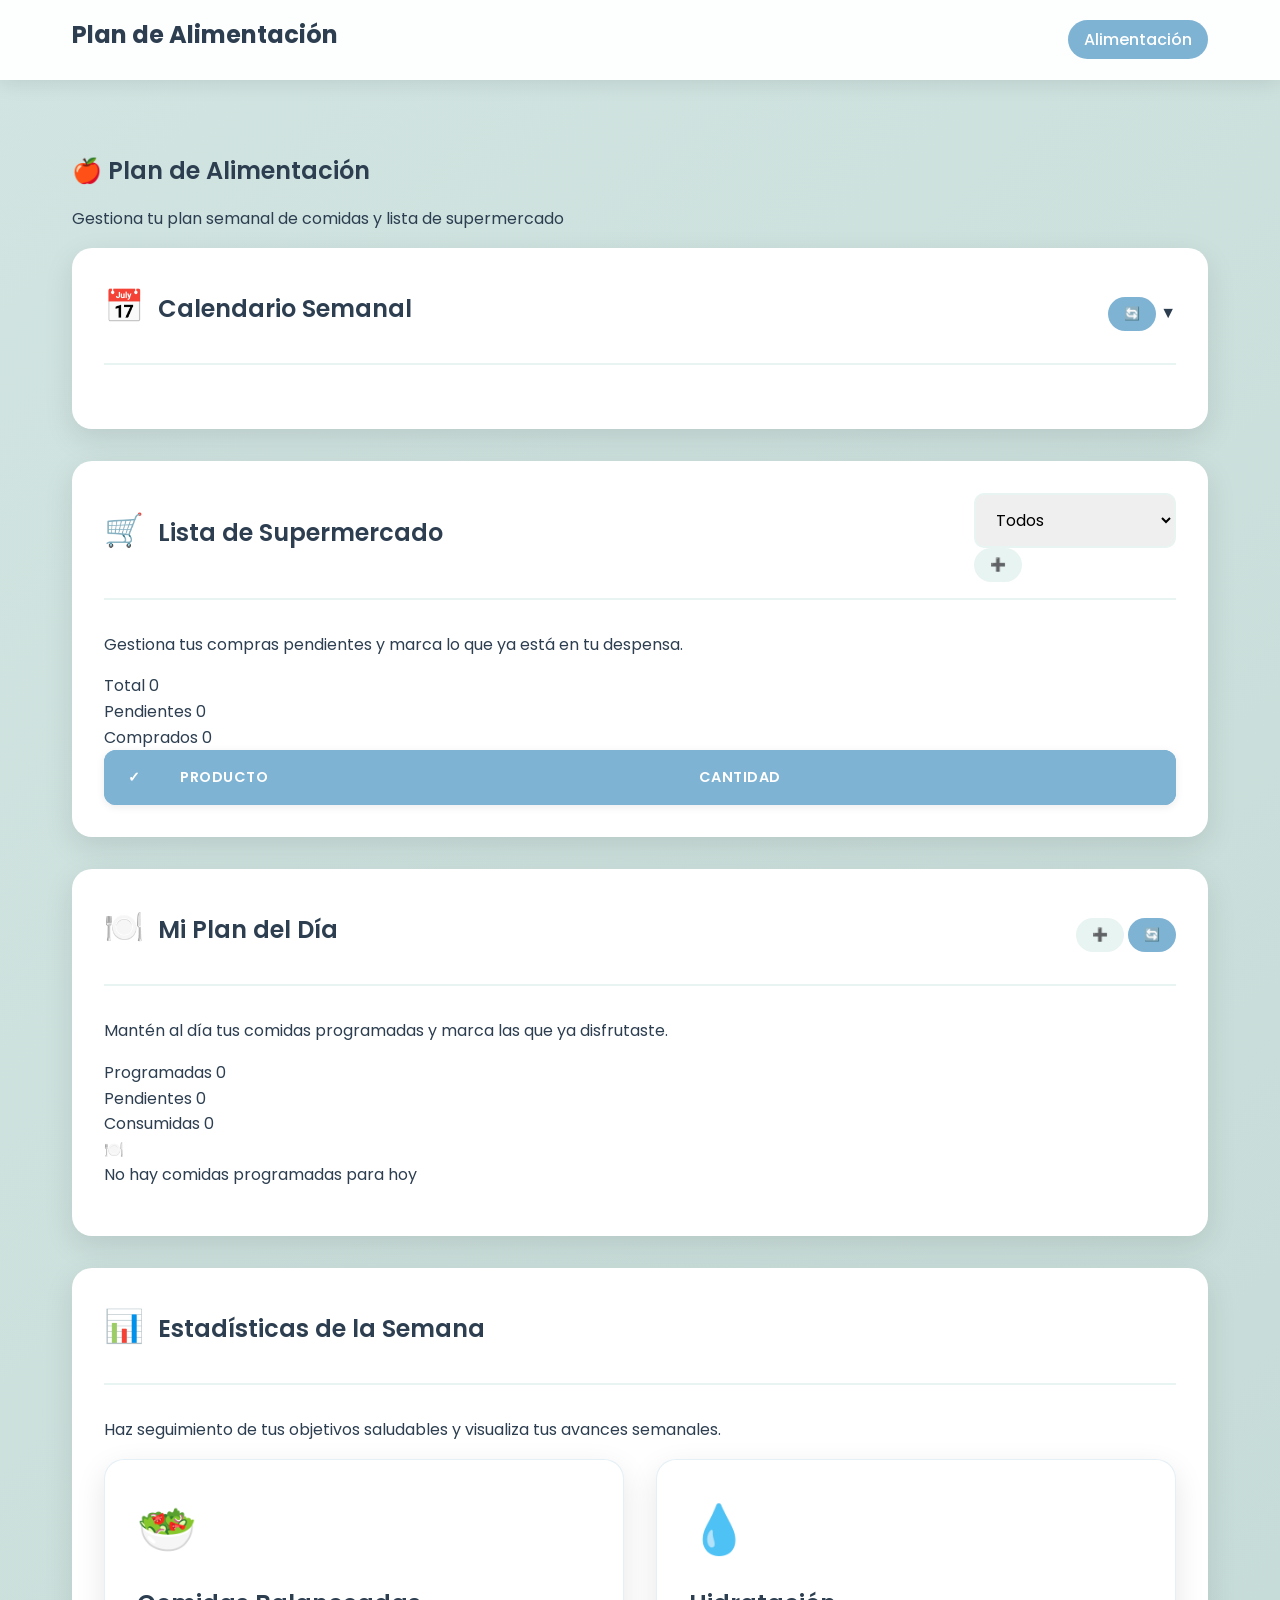
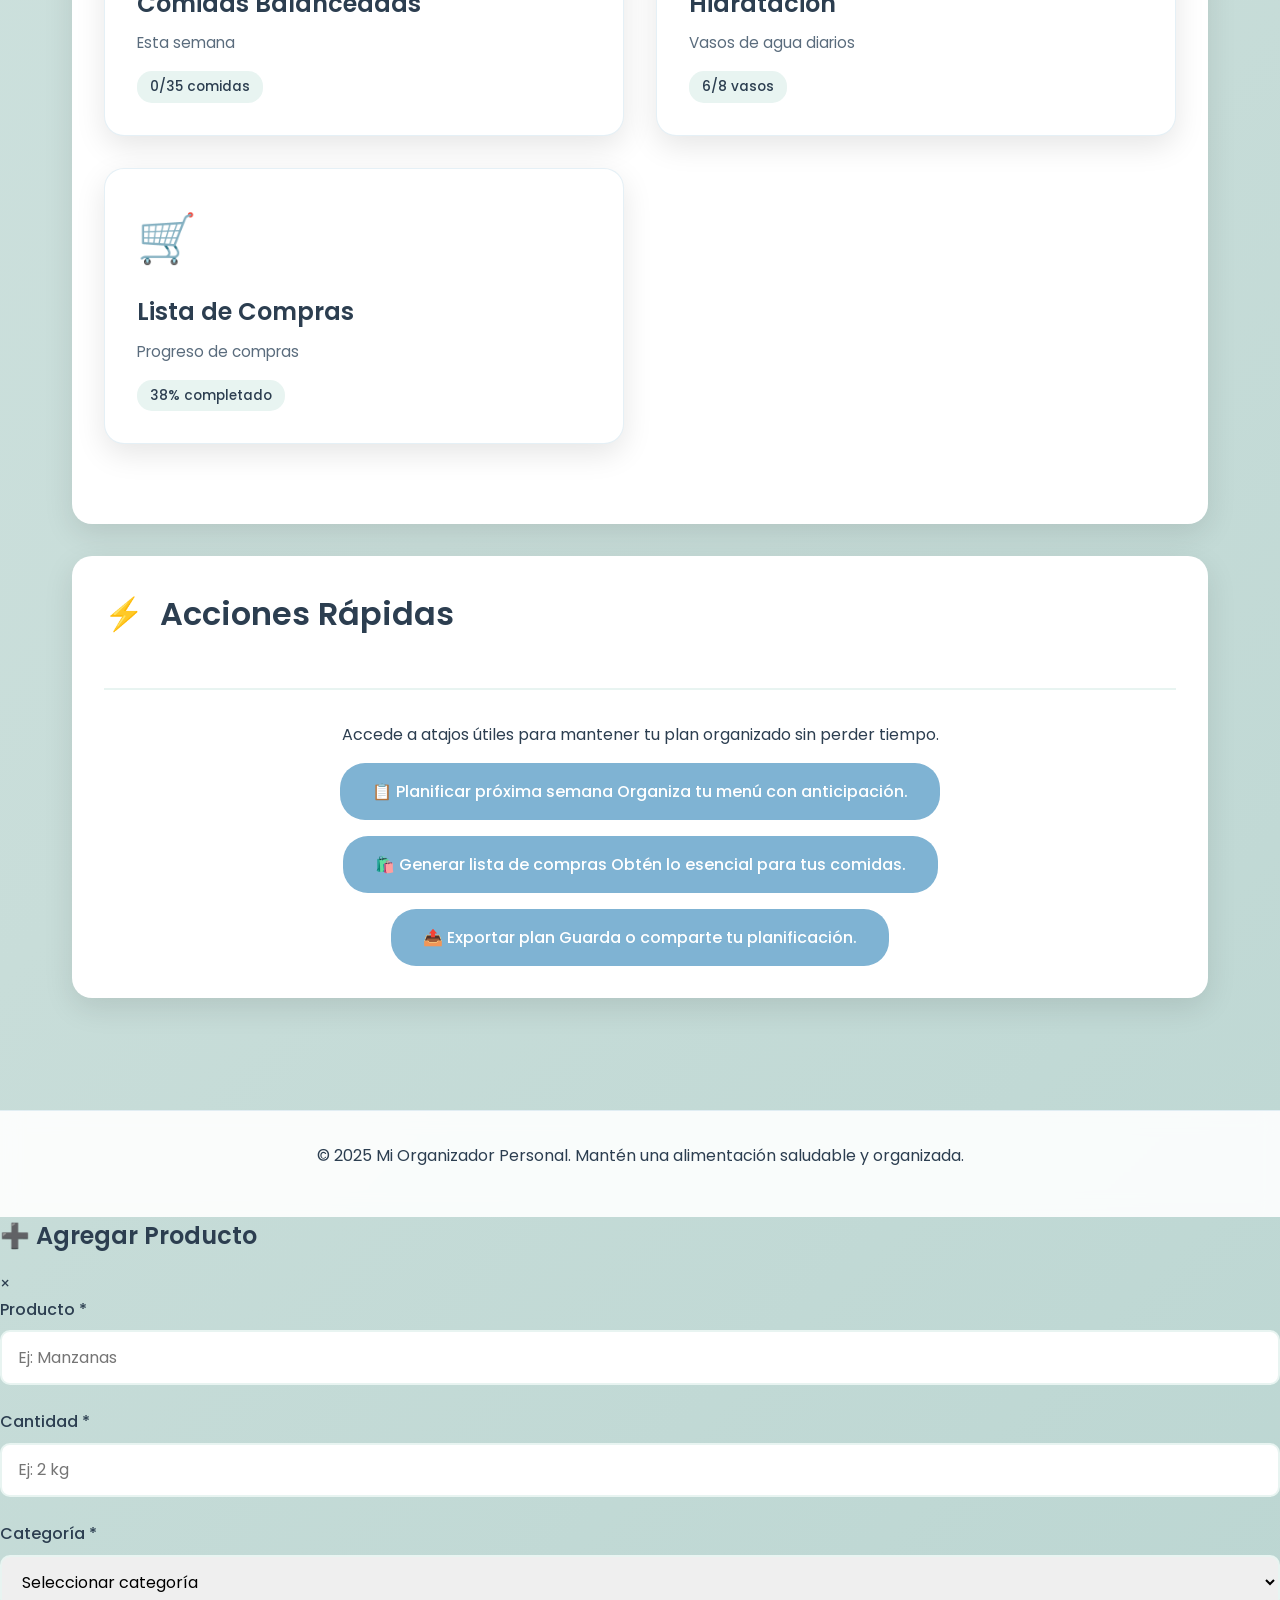
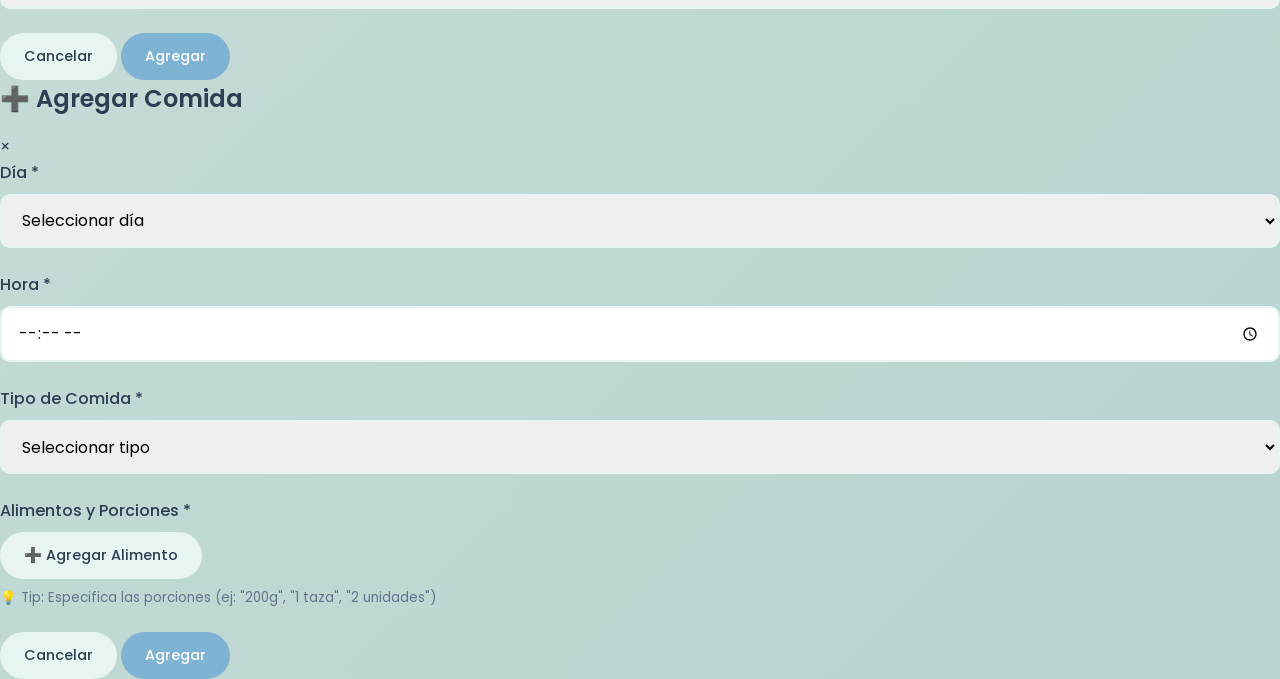
<file: index.html>
<!DOCTYPE html>
<html lang="es">
<head>
    <meta charset="UTF-8">
    <meta name="viewport" content="width=device-width, initial-scale=1.0">
    <title>Plan de Alimentación - Mi Organizador Personal</title>
    <link rel="stylesheet" href="./css/style.css?v=12">
    <link href="https://fonts.googleapis.com/css2?family=Poppins:wght@300;400;500;600;700&display=swap" rel="stylesheet">
    <script src="https://accounts.google.com/gsi/client" async defer></script>
</head>
<body>
    <!-- Navigation Header -->
    <nav class="navbar">
        <div class="nav-container">
            <h1 class="nav-title" style="margin-bottom: 10px; " >Plan de Alimentación</h1>
            <ul class="nav-links">
                <li><a href="./" class="nav-link active" data-icon="🍎">Alimentación</a></li>
            </ul>
        </div>
    </nav>

    <!-- Main Content -->
    <main class="page-content">
        <div class="container">
            <!-- Hero Section -->
            <section class="hero-section">
                <div class="hero-banner">
                    <div class="hero-heading">
                        <h1 class="hero-title">🍎 Plan de Alimentación</h1>
                        <p class="hero-subtitle">Gestiona tu plan semanal de comidas y lista de supermercado</p>
                    </div>
                </div>
            </section>

            <!-- Calendario Semanal de Comidas -->
            <section class="section">
                <div class="section-header section-header-collapsible" onclick="toggleWeeklyCalendar(event)">
                    <h2><span class="section-icon">📅</span> Calendario Semanal</h2>
                    <div>
                        <button class="btn btn-small" onclick="event.stopPropagation(); refreshMealsData()">🔄</button>
                        <span class="collapse-icon" id="calendar-collapse-icon">▼</span>
                    </div>
                </div>
                <div class="section-body section-body-collapsible" id="weekly-calendar-body" style="display: none;">
                    <p class="section-description">Visualiza tu menú de la semana y mantén presente qué toca cada día.</p>
                    <div class="collapsible-content" id="weekly-calendar-content">
                        <div class="table-container">
                            <div id="tabla-comidas">
                                <div class="loading">
                                    <div class="spinner"></div>
                                    <span>Cargando plan de comidas...</span>
                                </div>
                            </div>
                        </div>
                    </div>
                </div>
            </section>

            <!-- Lista de Supermercado -->
            <section class="section">
                <div class="section-header">
                    <h2><span class="section-icon">🛒</span> Lista de Supermercado</h2>
                    <div>
                        <select id="filter-status" onchange="filterShoppingList()" class="filter-select">
                            <option value="all">Todos</option>
                            <option value="pending">Pendientes</option>
                            <option value="bought">Comprados</option>
                        </select>
                        <button class="btn btn-small btn-secondary" onclick="addNewItem()">➕</button>
                    </div>
                </div>
                <div class="section-body">
                    <p class="section-description">Gestiona tus compras pendientes y marca lo que ya está en tu despensa.</p>
                    <div class="section-metrics" id="shopping-overview">
                        <div class="metric-card">
                            <span class="metric-label">Total</span>
                            <span class="metric-value" id="shopping-total">--</span>
                        </div>
                        <div class="metric-card">
                            <span class="metric-label">Pendientes</span>
                            <span class="metric-value" id="shopping-pending">--</span>
                        </div>
                        <div class="metric-card">
                            <span class="metric-label">Comprados</span>
                            <span class="metric-value" id="shopping-bought">--</span>
                        </div>
                    </div>
                    <div id="lista-supermercado">
                        <div class="loading">
                            <div class="spinner"></div>
                            <span>Cargando lista de supermercado...</span>
                        </div>
                    </div>
                </div>
            </section>

            <!-- Plan del Día -->
            <section class="section">
                <div class="section-header">
                    <h2><span class="section-icon">🍽️</span> Mi Plan del Día</h2>
                    <div>
                        <button class="btn btn-small btn-secondary" onclick="openAddMealModal()">➕</button>
                        <button class="btn btn-small" onclick="refreshDailyPlan()">🔄</button>
                    </div>
                </div>
                <div class="section-body">
                    <p class="section-description">Mantén al día tus comidas programadas y marca las que ya disfrutaste.</p>
                    <div class="section-metrics" id="daily-overview">
                        <div class="metric-card">
                            <span class="metric-label">Programadas</span>
                            <span class="metric-value" id="daily-total-meals">--</span>
                        </div>
                        <div class="metric-card">
                            <span class="metric-label">Pendientes</span>
                            <span class="metric-value" id="daily-pending-meals">--</span>
                        </div>
                        <div class="metric-card">
                            <span class="metric-label">Consumidas</span>
                            <span class="metric-value" id="daily-consumed-meals">--</span>
                        </div>
                    </div>
                    <div id="plan-del-dia">
                        <div class="loading">
                            <div class="spinner"></div>
                            <span>Cargando plan del día...</span>
                        </div>
                    </div>
                </div>
            </section>

            <!-- Estadísticas Nutricionales -->
            <section class="section">
                <div class="section-header">
                    <h2><span class="section-icon">📊</span> Estadísticas de la Semana</h2>
                </div>
                <div class="section-body">
                    <p class="section-description">Haz seguimiento de tus objetivos saludables y visualiza tus avances semanales.</p>
                    <div class="cards-grid" id="nutrition-stats">
                        <div class="summary-card">
                            <div class="card-icon">🥗</div>
                            <div class="card-content">
                                <h3 class="card-title">Comidas Balanceadas</h3>
                                <p class="card-description">Esta semana</p>
                                <div class="card-stats">
                                    <span class="stat" id="balanced-meals">0/21 comidas</span>
                                </div>
                            </div>
                        </div>
                        <div class="summary-card">
                            <div class="card-icon">💧</div>
                            <div class="card-content">
                                <h3 class="card-title">Hidratación</h3>
                                <p class="card-description">Vasos de agua diarios</p>
                                <div class="card-stats">
                                    <span class="stat" id="water-intake">0/8 vasos</span>
                                </div>
                            </div>
                        </div>
                        <div class="summary-card">
                            <div class="card-icon">🛒</div>
                            <div class="card-content">
                                <h3 class="card-title">Lista de Compras</h3>
                                <p class="card-description">Progreso de compras</p>
                                <div class="card-stats">
                                    <span class="stat" id="shopping-progress">0% completado</span>
                                </div>
                            </div>
                        </div>
                    </div>
                </div>
            </section>

            <!-- Quick Actions -->
            <section class="section quick-actions quick-actions-section">
                <div class="section-header">
                    <h2 class="section-title"><span class="section-icon">⚡</span> Acciones Rápidas</h2>
                </div>
                <div class="section-body">
                    <p class="section-description">Accede a atajos útiles para mantener tu plan organizado sin perder tiempo.</p>
                    <div class="actions-grid quick-actions-grid">
                        <button type="button" class="action-btn quick-action-card" onclick="planNextWeek()">
                            <span class="quick-action-icon">📋</span>
                            <span class="quick-action-text">Planificar próxima semana</span>
                            <span class="quick-action-subtitle">Organiza tu menú con anticipación.</span>
                        </button>
                        <button type="button" class="action-btn quick-action-card" onclick="generateShoppingList()">
                            <span class="quick-action-icon">🛍️</span>
                            <span class="quick-action-text">Generar lista de compras</span>
                            <span class="quick-action-subtitle">Obtén lo esencial para tus comidas.</span>
                        </button>
                        <button type="button" class="action-btn quick-action-card" onclick="exportMealPlan()">
                            <span class="quick-action-icon">📤</span>
                            <span class="quick-action-text">Exportar plan</span>
                            <span class="quick-action-subtitle">Guarda o comparte tu planificación.</span>
                        </button>
                    </div>
                </div>
            </section>
        </div>
    </main>

    <!-- Footer -->
    <footer class="footer">
        <div class="container">
            <p>&copy; 2025 Mi Organizador Personal. Mantén una alimentación saludable y organizada.</p>
        </div>
    </footer>

    <!-- Modal para agregar nuevo producto -->
    <div id="addProductModal" class="modal">
        <div class="modal-content">
            <div class="modal-header">
                <h2>➕ Agregar Producto</h2>
                <span class="close-modal" onclick="closeAddModal()">&times;</span>
            </div>
            <div class="modal-body">
                <form id="addProductForm">
                    <div class="form-group">
                        <label for="productName">Producto *</label>
                        <input type="text" id="productName" required placeholder="Ej: Manzanas">
                    </div>
                    <div class="form-group">
                        <label for="productQuantity">Cantidad *</label>
                        <input type="text" id="productQuantity" required placeholder="Ej: 2 kg">
                    </div>
                    <div class="form-group">
                        <label for="productCategory">Categoría *</label>
                        <select id="productCategory" required>
                            <option value="">Seleccionar categoría</option>
                            <option value="alimentos">Alimentos</option>
                            <option value="limpieza">Limpieza</option>
                            <option value="hogar">Hogar</option>
                            <option value="farmacos">Fármacos</option>
                        </select>
                    </div>
                    <div class="modal-footer">
                        <button type="button" class="btn btn-secondary" onclick="closeAddModal()">Cancelar</button>
                        <button type="submit" class="btn btn-primary">Agregar</button>
                    </div>
                </form>
            </div>
        </div>
    </div>

    <!-- Modal para agregar/editar comida -->
    <div id="addMealModal" class="modal">
        <div class="modal-content">
            <div class="modal-header">
                <h2 id="mealModalTitle">➕ Agregar Comida</h2>
                <span class="close-modal" onclick="closeMealModal()">&times;</span>
            </div>
            <div class="modal-body">
                <form id="addMealForm">
                    <input type="hidden" id="mealRowIndex" value="">
                    
                    <div class="form-group">
                        <label for="mealDay">Día *</label>
                        <select id="mealDay" required>
                            <option value="">Seleccionar día</option>
                            <option value="Lunes">Lunes</option>
                            <option value="Martes">Martes</option>
                            <option value="Miércoles">Miércoles</option>
                            <option value="Jueves">Jueves</option>
                            <option value="Viernes">Viernes</option>
                            <option value="Sábado">Sábado</option>
                            <option value="Domingo">Domingo</option>
                        </select>
                    </div>
                    
                    <div class="form-group">
                        <label for="mealTime">Hora *</label>
                        <input type="time" id="mealTime" required>
                    </div>
                    
                    <div class="form-group">
                        <label for="mealType">Tipo de Comida *</label>
                        <select id="mealType" required>
                            <option value="">Seleccionar tipo</option>
                            <option value="Desayuno">🥐 Desayuno</option>
                            <option value="Media Mañana">🍎 Media Mañana</option>
                            <option value="Almuerzo">🍽️ Almuerzo</option>
                            <option value="Merienda">☕ Merienda</option>
                            <option value="Cena">🌙 Cena</option>
                            <option value="Colación">🥤 Colación</option>
                        </select>
                    </div>
                    
                    <div class="form-group">
                        <label for="mealFoods">Alimentos y Porciones *</label>
                        <div id="foodsList" class="foods-list">
                            <!-- Los alimentos se agregarán aquí dinámicamente -->
                        </div>
                        <button type="button" class="btn btn-secondary btn-add-food" onclick="addFoodField()">
                            ➕ Agregar Alimento
                        </button>
                        <small style="color: #64748b; display: block; margin-top: 0.5rem;">
                            💡 Tip: Especifica las porciones (ej: "200g", "1 taza", "2 unidades")
                        </small>
                    </div>
                    
                    <div class="modal-footer">
                        <button type="button" class="btn btn-secondary" onclick="closeMealModal()">Cancelar</button>
                        <button type="submit" class="btn btn-primary" id="mealSubmitBtn">Agregar</button>
                    </div>
                </form>
            </div>
        </div>
    </div>

    <!-- Scripts -->
    <script src="./js/sheets.js?v=10"></script>
    <script src="./js/ui.js?v=24"></script>
    <script>
        // Variable global para almacenar los datos completos de supermercado
        let fullShoppingData = [];

        // Initialize page data
        document.addEventListener('DOMContentLoaded', async function() {
            await loadMealPlanData();
        });

        async function loadMealPlanData() {
            // Establecer el nombre de la hoja actual para toggleChecklistItem
            window.currentChecklistSheetName = 'Supermercado';

            try {
                // Load weekly meal plan from PlanDiario
                const dailyPlanData = await getSheetData(GOOGLE_SHEETS_CONFIG.SHEET_ID, 'PlanDiario');
                renderWeeklyCalendar(dailyPlanData);

                // Load shopping list
                const shoppingData = await getSheetData(GOOGLE_SHEETS_CONFIG.SHEET_ID, 'Supermercado');
                
                // Obtener fecha actual para comparación
                const hoy = new Date();
                hoy.setHours(0, 0, 0, 0); // Normalizar a medianoche
                const hoyStr = hoy.toISOString().split('T')[0]; // Formato YYYY-MM-DD
                
                // Filtrar productos de "alimentos" y excluir completados de más de 1 día
                const alimentosData = [];
                shoppingData.forEach((row, originalIndex) => {
                    // Mantener el header (primera fila)
                    if (originalIndex === 0) {
                        alimentosData.push(row);
                        return;
                    }
                    // Filtrar solo filas donde la columna 3 (índice 3) sea "alimentos"
                    if (row[3] && row[3].toString().toLowerCase() === 'alimentos') {
                        const estado = row[2]?.toString().toLowerCase();
                        const fechaOk = row[4]?.toString().trim(); // Columna E (índice 4) = Fecha_ok
                        
                        // Si está completado, verificar que la fecha sea de hoy
                        if (estado === 'completado' || estado === 'comprado') {
                            if (fechaOk && fechaOk !== '') {
                                // Normalizar la fecha para comparación
                                const fechaCompletadoStr = fechaOk.split('T')[0]; // Tomar solo YYYY-MM-DD
                                
                                // Solo mostrar si fue completado hoy
                                if (fechaCompletadoStr === hoyStr) {
                                    const rowWithIndex = [...row];
                                    rowWithIndex._originalIndex = originalIndex;
                                    alimentosData.push(rowWithIndex);
                                }
                            }
                        } else {
                            // Mostrar todos los pendientes
                            const rowWithIndex = [...row];
                            rowWithIndex._originalIndex = originalIndex;
                            alimentosData.push(rowWithIndex);
                        }
                    }
                });
                
                // Guardar datos completos para filtrado y métricas de la lista
                fullShoppingData = alimentosData;

                const alimentosStats = getShoppingStatsFromData(alimentosData);
                updateShoppingOverview(alimentosStats);
                updateHeroShoppingStatus(alimentosStats);

                // Aplicar filtro actual
                applyCurrentFilter();

                // Load daily plan
                await loadDailyPlan();

                // Update statistics
                updateNutritionStats(dailyPlanData, shoppingData);
            } catch (error) {
                console.error('Error loading meal plan data:', error);
                showLoadingError('tabla-comidas');
                showLoadingError('lista-supermercado');
                updateShoppingOverview({ total: 0, pending: 0, bought: 0 });
                updateHeroShoppingStatus({ total: 0, pending: 0, bought: 0 });
            }
        }

        function updateNutritionStats(mealsData, shoppingData) {
            // Update balanced meals count based on daily plan
            const balancedMeals = calculateBalancedMeals(mealsData);
            document.getElementById('balanced-meals').textContent = `${balancedMeals}/35 comidas`;
            
            // Update water intake (this would come from another sheet or manual input)
            document.getElementById('water-intake').textContent = '6/8 vasos';
            
            // Update shopping progress
            const shoppingMetrics = getShoppingMetrics(shoppingData);
            document.getElementById('shopping-progress').textContent = `${shoppingMetrics.progress}% completado`;
        }

    function calculateBalancedMeals(dailyPlanData) {
            if (!dailyPlanData || dailyPlanData.length <= 1) return 0;
            
            // Contar comidas consumidas en la semana
            let consumidas = 0;
            dailyPlanData.slice(1).forEach(row => {
                const estado = row[4]?.toString().toLowerCase();
                if (estado === 'consumido') {
                    consumidas++;
                }
            });
            
            return consumidas;
        }

        function renderWeeklyCalendar(dailyPlanData) {
            const container = document.getElementById('tabla-comidas');
            
            if (!dailyPlanData || dailyPlanData.length === 0) {
                container.innerHTML = '<p style="text-align: center; color: #94a3b8; padding: 2rem;">No hay datos disponibles</p>';
                return;
            }
            
            // Organizar datos por día y tipo de comida
            const diasSemana = ['Lunes', 'Martes', 'Miércoles', 'Jueves', 'Viernes', 'Sábado', 'Domingo'];
            const tiposComida = ['Desayuno', 'Media Mañana', 'Almuerzo', 'Merienda', 'Cena'];
            
            const calendario = {};
            diasSemana.forEach(dia => {
                calendario[dia] = {};
                tiposComida.forEach(tipo => {
                    calendario[dia][tipo] = [];
                });
            });
            
            // Llenar calendario con datos
            dailyPlanData.slice(1).forEach(row => {
                const dia = row[0];
                const hora = row[1];
                const tipoComida = row[2];
                const alimentos = row[3];
                const estado = row[4]?.toString().toLowerCase() || 'pendiente';
                
                if (calendario[dia] && calendario[dia][tipoComida]) {
                    calendario[dia][tipoComida].push({
                        hora,
                        alimentos,
                        estado
                    });
                }
            });
            
            // Obtener día actual
            const hoy = diasSemana[new Date().getDay() === 0 ? 6 : new Date().getDay() - 1];
            
            // Dividir días en 2 filas: Lunes-Jueves y Viernes-Domingo
            const fila1 = ['Lunes', 'Martes', 'Miércoles', 'Jueves'];
            const fila2 = ['Viernes', 'Sábado', 'Domingo'];
            
            // Renderizar tabla estilo menú
            let html = `
                <div class="menu-table-wrapper">
                    <div class="menu-header-banner">
                        <h2 class="menu-title">PROPUESTAS DE MENÚS DIARIOS<br>PARA UNA DIETA SALUDABLE</h2>
                    </div>
            `;
            
            // Primera fila (Lunes a Jueves)
            html += `<div class="menu-grid menu-grid-row1">`;
            
            fila1.forEach(dia => {
                html += renderDayColumn(dia, calendario[dia], hoy, tiposComida);
            });
            
            html += `</div>`;
            
            // Segunda fila (Viernes a Domingo)
            html += `<div class="menu-grid menu-grid-row2">`;
            
            fila2.forEach(dia => {
                html += renderDayColumn(dia, calendario[dia], hoy, tiposComida);
            });
            
            html += `</div></div>`;
            
            container.innerHTML = html;
        }
        
        function renderDayColumn(dia, comidas, hoy, tiposComida) {
            const isToday = dia === hoy;
            let html = `
                <div class="menu-day-column ${isToday ? 'menu-today' : ''}">
                    <div class="menu-day-header">
                        <h3>${dia.toUpperCase()}</h3>
                        ${isToday ? '<span class="menu-today-badge">HOY</span>' : ''}
                    </div>
                    <div class="menu-meals-list">
            `;
            
            tiposComida.forEach(tipo => {
                const meals = comidas[tipo];
                const icon = getMealIcon(tipo);
                
                html += `
                    <div class="menu-meal-block">
                        <div class="menu-meal-header">
                            <span class="menu-meal-icon">${icon}</span>
                            <span class="menu-meal-name">${tipo}</span>
                        </div>
                        <div class="menu-meal-content">
                `;
                
                if (meals.length > 0) {
                    meals.forEach(meal => {
                        const isConsumed = meal.estado === 'consumido';
                        
                        // Parsear alimentos
                        const alimentosArray = meal.alimentos.split(',').map(a => a.trim());
                        
                        html += `<ul class="menu-food-list ${isConsumed ? 'menu-consumed' : ''}">`;
                        
                        alimentosArray.forEach(alimento => {
                            const parts = alimento.split('|').map(p => p.trim());
                            const nombre = parts[0];
                            const porcion = parts[1] ? ` (${parts[1]})` : '';
                            
                            html += `<li>${nombre}${porcion}</li>`;
                        });
                        
                        html += `</ul>`;
                        
                        if (isConsumed) {
                            html += `<div class="menu-check">✓ Consumido</div>`;
                        }
                    });
                } else {
                    html += `<p class="menu-no-meal">Sin planificar</p>`;
                }
                
                html += `
                        </div>
                    </div>
                `;
            });
            
            html += `</div></div>`;
            return html;
        }
        
        function getMealIcon(tipo) {
            const icons = {
                'Desayuno': '🥐',
                'Media Mañana': '🍎',
                'Almuerzo': '🍽️',
                'Merienda': '☕',
                'Cena': '🌙',
                'Colación': '🥤'
            };
            return icons[tipo] || '🍴';
        }

        function getShoppingMetrics(shoppingData) {
            if (!shoppingData || shoppingData.length <= 1) {
                return { progress: 0, total: 0, bought: 0 };
            }

            const rows = shoppingData.slice(1);
            const total = rows.length;
            let bought = 0;

            rows.forEach(row => {
                const status = (row[2] || '').toString().toLowerCase();
                if (status === 'comprado' || status === 'completado') {
                    bought++;
                }
            });

            const progress = total === 0 ? 0 : Math.round((bought / total) * 100);
            return { progress, total, bought };
        }

        // Toggle del calendario semanal
        function toggleWeeklyCalendar(evt) {
            if (evt) {
                evt.preventDefault();
            }

            const body = document.getElementById('weekly-calendar-body');
            const content = document.getElementById('weekly-calendar-content');
            const icon = document.getElementById('calendar-collapse-icon');
            const isHidden = body.style.display === 'none' || body.style.display === '';

            if (isHidden) {
                body.style.display = 'block';
                if (content) {
                    content.style.display = 'block';
                }
                icon.textContent = '▲';
                icon.style.transform = 'rotate(0deg)';
            } else {
                body.style.display = 'none';
                if (content) {
                    content.style.display = 'none';
                }
                icon.textContent = '▼';
                icon.style.transform = 'rotate(0deg)';
            }
        }

        async function refreshMealsData() {
            document.getElementById('tabla-comidas').innerHTML = '<div class="loading"><div class="spinner"></div><span>Actualizando...</span></div>';
            await loadMealPlanData();
        }

        function filterShoppingList() {
            applyCurrentFilter();
        }

        function applyCurrentFilter() {
            const filter = document.getElementById('filter-status').value;
            
            if (!fullShoppingData || fullShoppingData.length === 0) {
                return;
            }
            
            let filteredData = [...fullShoppingData];
            
            // Aplicar filtro según selección
            if (filter === 'pending') {
                // Solo pendientes
                filteredData = [
                    filteredData[0], // Header
                    ...filteredData.slice(1).filter(row => {
                        const estado = row[2]?.toString().toLowerCase();
                        return estado === 'pendiente' || estado === '';
                    })
                ];
            } else if (filter === 'bought') {
                // Solo comprados/completados
                filteredData = [
                    filteredData[0], // Header
                    ...filteredData.slice(1).filter(row => {
                        const estado = row[2]?.toString().toLowerCase();
                        return estado === 'completado' || estado === 'comprado';
                    })
                ];
            }
            // Si es 'all', no filtramos nada, mostramos todo
            
            // Renderizar con los datos filtrados
            renderChecklist(filteredData, 'lista-supermercado', {
                headers: ['Producto', 'Cantidad', 'Estado'],
                checkboxColumn: 2,
                showHeaders: true,
                asTable: true
            });
        }

        function getShoppingStatsFromData(data) {
            if (!data || data.length <= 1) {
                return { total: 0, pending: 0, bought: 0 };
            }

            const rows = data.slice(1);
            let bought = 0;

            rows.forEach(row => {
                const status = (row[2] || '').toString().toLowerCase();
                if (status === 'comprado' || status === 'completado') {
                    bought++;
                }
            });

            const total = rows.length;
            const pending = Math.max(total - bought, 0);

            return { total, pending, bought };
        }

        function updateShoppingOverview(stats) {
            const totalEl = document.getElementById('shopping-total');
            const pendingEl = document.getElementById('shopping-pending');
            const boughtEl = document.getElementById('shopping-bought');

            if (!totalEl || !pendingEl || !boughtEl) {
                return;
            }

            totalEl.textContent = stats.total;
            pendingEl.textContent = stats.pending;
            boughtEl.textContent = stats.bought;
        }

        function updateHeroShoppingStatus(stats) {
            const heroStatusEl = document.getElementById('hero-shopping-status');
            const heroDetailEl = document.getElementById('hero-shopping-detail');
            const percent = stats.total === 0 ? 0 : Math.round((stats.bought / stats.total) * 100);

            if (heroStatusEl) {
                heroStatusEl.textContent = stats.total === 0 ? '--' : `${percent}%`;
            }

            if (heroDetailEl) {
                heroDetailEl.textContent = stats.total === 0 ? '--' : `${stats.bought}/${stats.total}`;
            }
        }

        function addNewItem() {
            // Mostrar el modal
            const modal = document.getElementById('addProductModal');
            modal.style.display = 'flex';
            
            // Agregar event listener
            const form = document.getElementById('addProductForm');
            form.removeEventListener('submit', submitNewProduct);
            form.addEventListener('submit', submitNewProduct);
            
            // Limpiar el formulario
            form.reset();
        }

        function closeAddModal() {
            // Cerrar el modal
            document.getElementById('addProductModal').style.display = 'none';
            document.getElementById('addProductForm').reset();
        }

        async function submitNewProduct(event) {
            event.preventDefault();
            
            const product = document.getElementById('productName').value.trim();
            const quantity = document.getElementById('productQuantity').value.trim();
            const category = document.getElementById('productCategory').value;
            
            if (!product || !quantity || !category) {
                alert('Por favor completa todos los campos');
                return;
            }
            
            // Mostrar loading
            const submitBtn = event.target.querySelector('button[type="submit"]');
            const originalText = submitBtn.textContent;
            submitBtn.textContent = 'Agregando...';
            submitBtn.disabled = true;
            
            try {
                if (typeof window.appendSheetData !== 'function') {
                    throw new Error('appendSheetData no está disponible');
                }
                
                const newRow = [[product, quantity, 'pendiente', category, '']];
                const success = await window.appendSheetData(
                    GOOGLE_SHEETS_CONFIG.SHEET_ID,
                    'Supermercado!A:E',
                    newRow
                );
                
                if (success) {
                    closeAddModal();
                    showSuccessMessage('Producto agregado correctamente');
                    setTimeout(() => {
                        loadMealPlanData();
                    }, 500);
                } else {
                    alert('Error al agregar el producto. Intenta nuevamente.');
                }
            } catch (error) {
                console.error('Error adding product:', error);
                alert('Error al agregar el producto: ' + error.message);
            } finally {
                submitBtn.textContent = originalText;
                submitBtn.disabled = false;
            }
        }

        function showSuccessMessage(message) {
            const msg = document.createElement('div');
            msg.className = 'success-toast';
            msg.textContent = message;
            document.body.appendChild(msg);
            
            setTimeout(() => {
                msg.classList.add('show');
            }, 100);
            
            setTimeout(() => {
                msg.classList.remove('show');
                setTimeout(() => msg.remove(), 300);
            }, 3000);
        }

        // Cerrar modal al hacer click fuera
        window.onclick = function(event) {
            const modal = document.getElementById('addProductModal');
            if (event.target === modal) {
                closeAddModal();
            }
        }

        // ========== DAILY MEAL PLAN ==========
        async function loadDailyPlan() {
            try {
                // Obtener datos de la hoja "PlanDiario"
                const dailyData = await getSheetData(GOOGLE_SHEETS_CONFIG.SHEET_ID, 'PlanDiario');
                
                // Obtener día actual
                const diasSemana = ['Domingo', 'Lunes', 'Martes', 'Miércoles', 'Jueves', 'Viernes', 'Sábado'];
                const hoy = diasSemana[new Date().getDay()];

                const heroDayEl = document.getElementById('hero-day');
                if (heroDayEl) {
                    heroDayEl.textContent = hoy;
                }
                
                // Filtrar comidas del día actual
                const comidasHoy = [];
                dailyData.forEach((row, index) => {
                    if (index === 0) return; // Skip header
                    
                    const dia = row[0];
                    if (dia === hoy) {
                        comidasHoy.push({
                            dia: row[0],
                            hora: row[1],
                            comida: row[2],
                            alimentos: row[3],
                            estado: row[4] || 'pendiente',
                            fecha: row[5] || '',
                            _originalIndex: index
                        });
                    }
                });
                
                // Ordenar por hora
                comidasHoy.sort((a, b) => {
                    return a.hora.localeCompare(b.hora);
                });
                
                renderDailyPlan(comidasHoy);
            } catch (error) {
                console.error('Error loading daily plan:', error);
                updateDailyOverview([]);
                document.getElementById('plan-del-dia').innerHTML = `
                    <div class="daily-plan-empty">
                        <div class="daily-plan-empty-icon">🍽️</div>
                        <p class="daily-plan-empty-text">No hay comidas programadas para hoy</p>
                    </div>
                `;
            }
        }

        function renderDailyPlan(meals) {
            updateDailyOverview(meals);

            const container = document.getElementById('plan-del-dia');
            const heroNextMealEl = document.getElementById('hero-next-meal');

            if (heroNextMealEl) {
                heroNextMealEl.textContent = 'Sin comidas programadas';
            }
            
            if (!meals || meals.length === 0) {
                container.innerHTML = `
                    <div class="daily-plan-empty">
                        <div class="daily-plan-empty-icon">🍽️</div>
                        <p class="daily-plan-empty-text">No hay comidas programadas para hoy</p>
                    </div>
                `;
                return;
            }
            
            const mealIcons = {
                'Desayuno': '🥐',
                'Media Mañana': '🍎',
                'Almuerzo': '🍽️',
                'Merienda': '☕',
                'Cena': '🌙',
                'Colación': '🥤'
            };
            
            // Encontrar la comida más próxima a la hora actual
            const now = new Date();
            const currentHour = now.getHours();
            const currentMinute = now.getMinutes();
            const currentTimeInMinutes = currentHour * 60 + currentMinute;
            
            let closestMealIndex = 0;
            let minDifference = Infinity;
            
            meals.forEach((meal, index) => {
                if (meal.estado.toLowerCase() === 'consumido') return; // Ignorar consumidos
                
                const [mealHour, mealMinute] = meal.hora.split(':').map(Number);
                const mealTimeInMinutes = mealHour * 60 + mealMinute;
                
                // Calcular diferencia (preferir comidas futuras)
                let difference = mealTimeInMinutes - currentTimeInMinutes;
                if (difference < 0) difference = Math.abs(difference) + 1440; // Dar prioridad a futuras
                
                if (difference < minDifference) {
                    minDifference = difference;
                    closestMealIndex = index;
                }
            });
            
            const hasUpcomingMeal = minDifference !== Infinity;

            // Renderizar comida principal (la más próxima)
            const mainMeal = meals[closestMealIndex];
            const mainIcon = mealIcons[mainMeal.comida] || '🍴';
            const mainAlimentosArray = mainMeal.alimentos ? mainMeal.alimentos.split(',').map(a => a.trim()) : [];

            if (heroNextMealEl && mainMeal) {
                heroNextMealEl.textContent = hasUpcomingMeal ? `${mainMeal.comida} • ${mainMeal.hora}` : 'Plan del día completado';
            }
            
            let html = `
                <div class="daily-plan-hero">
                    <div class="hero-meal-card">
                        <div class="hero-meal-header">
                            <div class="hero-meal-icon">${mainIcon}</div>
                            <div class="hero-meal-info">
                                <h3 class="hero-meal-name">${mainMeal.comida}</h3>
                                <div class="hero-meal-time">⏰ ${mainMeal.hora}</div>
                            </div>
                            <span class="hero-meal-badge">${hasUpcomingMeal && mainMeal.estado.toLowerCase() !== 'consumido' ? 'Próxima' : 'Consumido'}</span>
                        </div>
                        
                        <div class="hero-meal-foods">
                            ${mainAlimentosArray.map(alimento => {
                                const parts = alimento.split('|').map(p => p.trim());
                                const nombre = parts[0];
                                const porcion = parts[1] || '';
                                
                                return `
                                    <div class="hero-food-item">
                                        <span class="hero-food-name">${nombre}</span>
                                        ${porcion ? `<span class="hero-food-portion">${porcion}</span>` : ''}
                                    </div>
                                `;
                            }).join('')}
                        </div>
                        
                        <div class="hero-meal-actions">
                            <label class="meal-checkbox-label">
                                <input 
                                    type="checkbox" 
                                    ${mainMeal.estado.toLowerCase() === 'consumido' ? 'checked' : ''}
                                    onchange="toggleMealStatus(${mainMeal._originalIndex}, this.checked)"
                                />
                                <span>Marcar como consumido</span>
                            </label>
                            <button class="btn-icon" onclick="editMeal(${mainMeal._originalIndex}, '${mainMeal.dia}', '${mainMeal.hora}', '${mainMeal.comida}', \`${mainMeal.alimentos.replace(/`/g, '\\`')}\`, '${mainMeal.estado}')" title="Editar">
                                ✏️
                            </button>
                        </div>
                    </div>
                </div>
            `;
            
            // Renderizar comidas secundarias (resto de comidas)
            const otherMeals = meals.filter((_, index) => index !== closestMealIndex);
            
            if (otherMeals.length > 0) {
                html += '<div class="daily-plan-other-meals">';
                
                otherMeals.forEach(meal => {
                    const isConsumed = meal.estado.toLowerCase() === 'consumido';
                    const icon = mealIcons[meal.comida] || '🍴';
                    const alimentosArray = meal.alimentos ? meal.alimentos.split(',').map(a => a.trim()) : [];
                    
                    html += `
                        <div class="small-meal-card ${isConsumed ? 'consumed' : ''}" data-index="${meal._originalIndex}">
                            <div class="small-meal-header">
                                <div class="small-meal-icon">${icon}</div>
                                <div class="small-meal-info">
                                    <h4 class="small-meal-name">${meal.comida}</h4>
                                    <div class="small-meal-time">${meal.hora}</div>
                                </div>
                            </div>
                            
                            <div class="small-meal-foods">
                                ${alimentosArray.slice(0, 2).map(alimento => {
                                    const parts = alimento.split('|').map(p => p.trim());
                                    const nombre = parts[0];
                                    const porcion = parts[1] || '';
                                    
                                    return `
                                        <div class="small-food-item">
                                            <span class="small-food-name">${nombre}</span>
                                            ${porcion ? `<span class="small-food-portion">${porcion}</span>` : ''}
                                        </div>
                                    `;
                                }).join('')}
                                ${alimentosArray.length > 2 ? `<div class="small-food-more">+${alimentosArray.length - 2} más</div>` : ''}
                            </div>
                            
                            <div class="small-meal-actions">
                                <label class="meal-checkbox-label">
                                    <input 
                                        type="checkbox" 
                                        ${isConsumed ? 'checked' : ''}
                                        onchange="toggleMealStatus(${meal._originalIndex}, this.checked)"
                                    />
                                </label>
                                <button class="btn-icon" onclick="editMeal(${meal._originalIndex}, '${meal.dia}', '${meal.hora}', '${meal.comida}', \`${meal.alimentos.replace(/`/g, '\\`')}\`, '${meal.estado}')" title="Editar">
                                    ✏️
                                </button>
                            </div>
                        </div>
                    `;
                });
                
                html += '</div>';
            }
            
            container.innerHTML = html;
        }

        function updateDailyOverview(meals) {
            const totalEl = document.getElementById('daily-total-meals');
            const consumedEl = document.getElementById('daily-consumed-meals');
            const pendingEl = document.getElementById('daily-pending-meals');

            if (!totalEl || !consumedEl || !pendingEl) {
                return;
            }

            if (!meals || meals.length === 0) {
                totalEl.textContent = '0';
                consumedEl.textContent = '0';
                pendingEl.textContent = '0';
                return;
            }

            const total = meals.length;
            let consumed = 0;

            meals.forEach(meal => {
                const status = (meal.estado || '').toString().toLowerCase();
                if (status === 'consumido') {
                    consumed++;
                }
            });

            const pending = Math.max(total - consumed, 0);

            totalEl.textContent = total;
            consumedEl.textContent = consumed;
            pendingEl.textContent = pending;
        }

        async function toggleMealStatus(rowIndex, isConsumed) {
            try {
                const newStatus = isConsumed ? 'consumido' : 'pendiente';
                const fecha = isConsumed ? new Date().toISOString().split('T')[0] : '';
                
                // Actualizar estado en Google Sheets
                await Promise.all([
                    window.updateSheetCell(
                        GOOGLE_SHEETS_CONFIG.SHEET_ID,
                        `PlanDiario!E${rowIndex + 1}`,
                        newStatus
                    ),
                    window.updateSheetCell(
                        GOOGLE_SHEETS_CONFIG.SHEET_ID,
                        `PlanDiario!F${rowIndex + 1}`,
                        fecha
                    )
                ]);
                
                // Recargar el plan del día
                await loadDailyPlan();
            } catch (error) {
                console.error('Error updating meal status:', error);
                alert('Error al actualizar el estado de la comida');
            }
        }

        async function refreshDailyPlan() {
            await loadDailyPlan();
        }

        // ========== MEAL MODAL FUNCTIONS ==========
        let foodFieldCounter = 0;
        
        function openAddMealModal() {
            const modal = document.getElementById('addMealModal');
            const form = document.getElementById('addMealForm');
            
            // Configurar para crear nueva comida
            document.getElementById('mealModalTitle').textContent = '➕ Agregar Comida';
            document.getElementById('mealSubmitBtn').textContent = 'Agregar';
            document.getElementById('mealRowIndex').value = '';
            
            // Establecer día y hora actual por defecto
            const diasSemana = ['Domingo', 'Lunes', 'Martes', 'Miércoles', 'Jueves', 'Viernes', 'Sábado'];
            const hoy = diasSemana[new Date().getDay()];
            const horaActual = new Date().toTimeString().slice(0, 5);
            
            form.reset();
            document.getElementById('mealDay').value = hoy;
            document.getElementById('mealTime').value = horaActual;
            
            // Limpiar lista de alimentos y agregar uno vacío
            document.getElementById('foodsList').innerHTML = '';
            foodFieldCounter = 0;
            addFoodField();
            
            modal.style.display = 'flex';
            
            // Agregar event listener
            form.removeEventListener('submit', submitMeal);
            form.addEventListener('submit', submitMeal);
        }

        function editMeal(rowIndex, dia, hora, comida, alimentos, estado) {
            const modal = document.getElementById('addMealModal');
            const form = document.getElementById('addMealForm');
            
            // Configurar para editar comida existente
            document.getElementById('mealModalTitle').textContent = '✏️ Editar Comida';
            document.getElementById('mealSubmitBtn').textContent = 'Guardar';
            document.getElementById('mealRowIndex').value = rowIndex;
            
            // Rellenar formulario con datos existentes
            document.getElementById('mealDay').value = dia;
            document.getElementById('mealTime').value = hora;
            document.getElementById('mealType').value = comida;
            
            // Limpiar y rellenar alimentos
            document.getElementById('foodsList').innerHTML = '';
            foodFieldCounter = 0;
            
            const alimentosArray = alimentos.split(',').map(a => a.trim());
            alimentosArray.forEach(alimento => {
                const parts = alimento.split('|').map(p => p.trim());
                addFoodField(parts[0], parts[1] || '');
            });
            
            modal.style.display = 'flex';
            
            // Agregar event listener
            form.removeEventListener('submit', submitMeal);
            form.addEventListener('submit', submitMeal);
        }

        function addFoodField(nombre = '', porcion = '') {
            const container = document.getElementById('foodsList');
            const fieldId = foodFieldCounter++;
            
            const foodRow = document.createElement('div');
            foodRow.className = 'food-row';
            foodRow.id = `food-row-${fieldId}`;
            
            foodRow.innerHTML = `
                <input 
                    type="text" 
                    class="food-name-input" 
                    placeholder="Alimento (ej: Avena)"
                    value="${nombre}"
                    required
                />
                <input 
                    type="text" 
                    class="food-portion-input" 
                    placeholder="Porción (ej: 50g, 1 taza)"
                    value="${porcion}"
                />
                <button type="button" class="btn-remove-food" onclick="removeFoodField(${fieldId})" title="Eliminar">
                    🗑️
                </button>
            `;
            
            container.appendChild(foodRow);
        }

        function removeFoodField(fieldId) {
            const row = document.getElementById(`food-row-${fieldId}`);
            if (row) {
                row.remove();
            }
            
            // Si no quedan campos, agregar uno nuevo
            const container = document.getElementById('foodsList');
            if (container.children.length === 0) {
                addFoodField();
            }
        }

        function closeMealModal() {
            document.getElementById('addMealModal').style.display = 'none';
            document.getElementById('addMealForm').reset();
            document.getElementById('foodsList').innerHTML = '';
        }

        async function submitMeal(event) {
            event.preventDefault();
            
            const dia = document.getElementById('mealDay').value;
            const hora = document.getElementById('mealTime').value;
            const comida = document.getElementById('mealType').value;
            const rowIndex = document.getElementById('mealRowIndex').value;
            
            // Recopilar alimentos de los campos dinámicos
            const foodRows = document.querySelectorAll('.food-row');
            const alimentosArray = [];
            
            foodRows.forEach(row => {
                const nombre = row.querySelector('.food-name-input').value.trim();
                const porcion = row.querySelector('.food-portion-input').value.trim();
                
                if (nombre) {
                    if (porcion) {
                        alimentosArray.push(`${nombre} | ${porcion}`);
                    } else {
                        alimentosArray.push(nombre);
                    }
                }
            });
            
            const alimentos = alimentosArray.join(', ');
            
            if (!dia || !hora || !comida || alimentosArray.length === 0) {
                alert('Por favor completa todos los campos obligatorios');
                return;
            }
            
            const submitBtn = event.target.querySelector('button[type="submit"]');
            const originalText = submitBtn.textContent;
            submitBtn.textContent = rowIndex ? 'Guardando...' : 'Agregando...';
            submitBtn.disabled = true;
            
            try {
                if (rowIndex) {
                    // Editar comida existente
                    await Promise.all([
                        window.updateSheetCell(GOOGLE_SHEETS_CONFIG.SHEET_ID, `PlanDiario!A${parseInt(rowIndex) + 1}`, dia),
                        window.updateSheetCell(GOOGLE_SHEETS_CONFIG.SHEET_ID, `PlanDiario!B${parseInt(rowIndex) + 1}`, hora),
                        window.updateSheetCell(GOOGLE_SHEETS_CONFIG.SHEET_ID, `PlanDiario!C${parseInt(rowIndex) + 1}`, comida),
                        window.updateSheetCell(GOOGLE_SHEETS_CONFIG.SHEET_ID, `PlanDiario!D${parseInt(rowIndex) + 1}`, alimentos)
                    ]);
                    
                    showSuccessMessage('Comida actualizada correctamente');
                } else {
                    // Agregar nueva comida
                    const newRow = [[dia, hora, comida, alimentos, 'pendiente', '']];
                    const success = await window.appendSheetData(
                        GOOGLE_SHEETS_CONFIG.SHEET_ID,
                        'PlanDiario!A:F',
                        newRow
                    );
                    
                    if (!success) {
                        throw new Error('Error al agregar la comida');
                    }
                    
                    showSuccessMessage('Comida agregada correctamente');
                }
                
                closeMealModal();
                
                setTimeout(() => {
                    loadDailyPlan();
                }, 500);
                
            } catch (error) {
                console.error('Error saving meal:', error);
                alert('Error al guardar la comida: ' + error.message);
            } finally {
                submitBtn.textContent = originalText;
                submitBtn.disabled = false;
            }
        }

        // Cerrar modal de comida al hacer click fuera
        window.addEventListener('click', function(event) {
            const mealModal = document.getElementById('addMealModal');
            if (event.target === mealModal) {
                closeMealModal();
            }
        });

        function planNextWeek() {
            alert('Función de planificación semanal en desarrollo');
        }

        function generateShoppingList() {
            alert('Generando lista de compras automática...');
        }

        function exportMealPlan() {
            alert('Exportando plan de alimentación...');
        }

        function showLoadingError(containerId) {
            document.getElementById(containerId).innerHTML = 
                '<div class="message error">Error al cargar los datos. Por favor, verifica la conexión con Google Sheets.</div>';
        }
    </script>
</body>
</html>
</file>
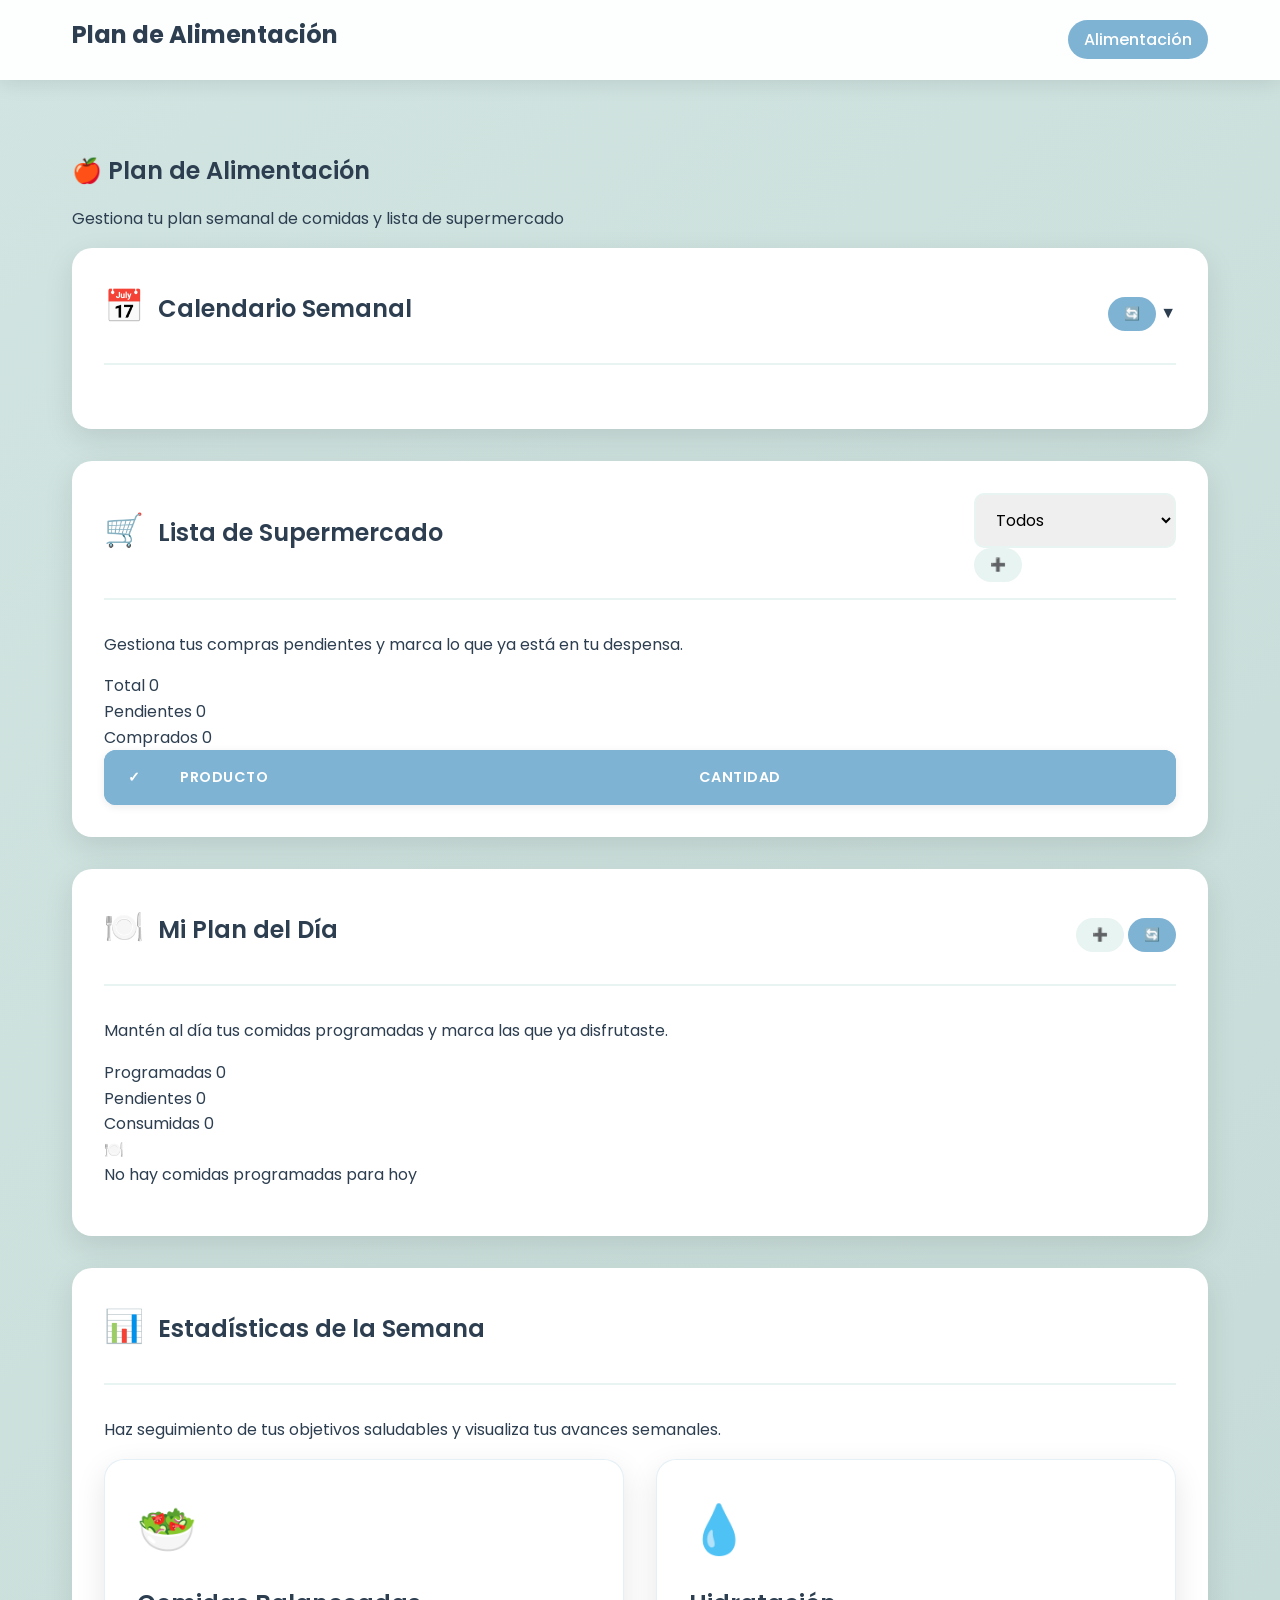
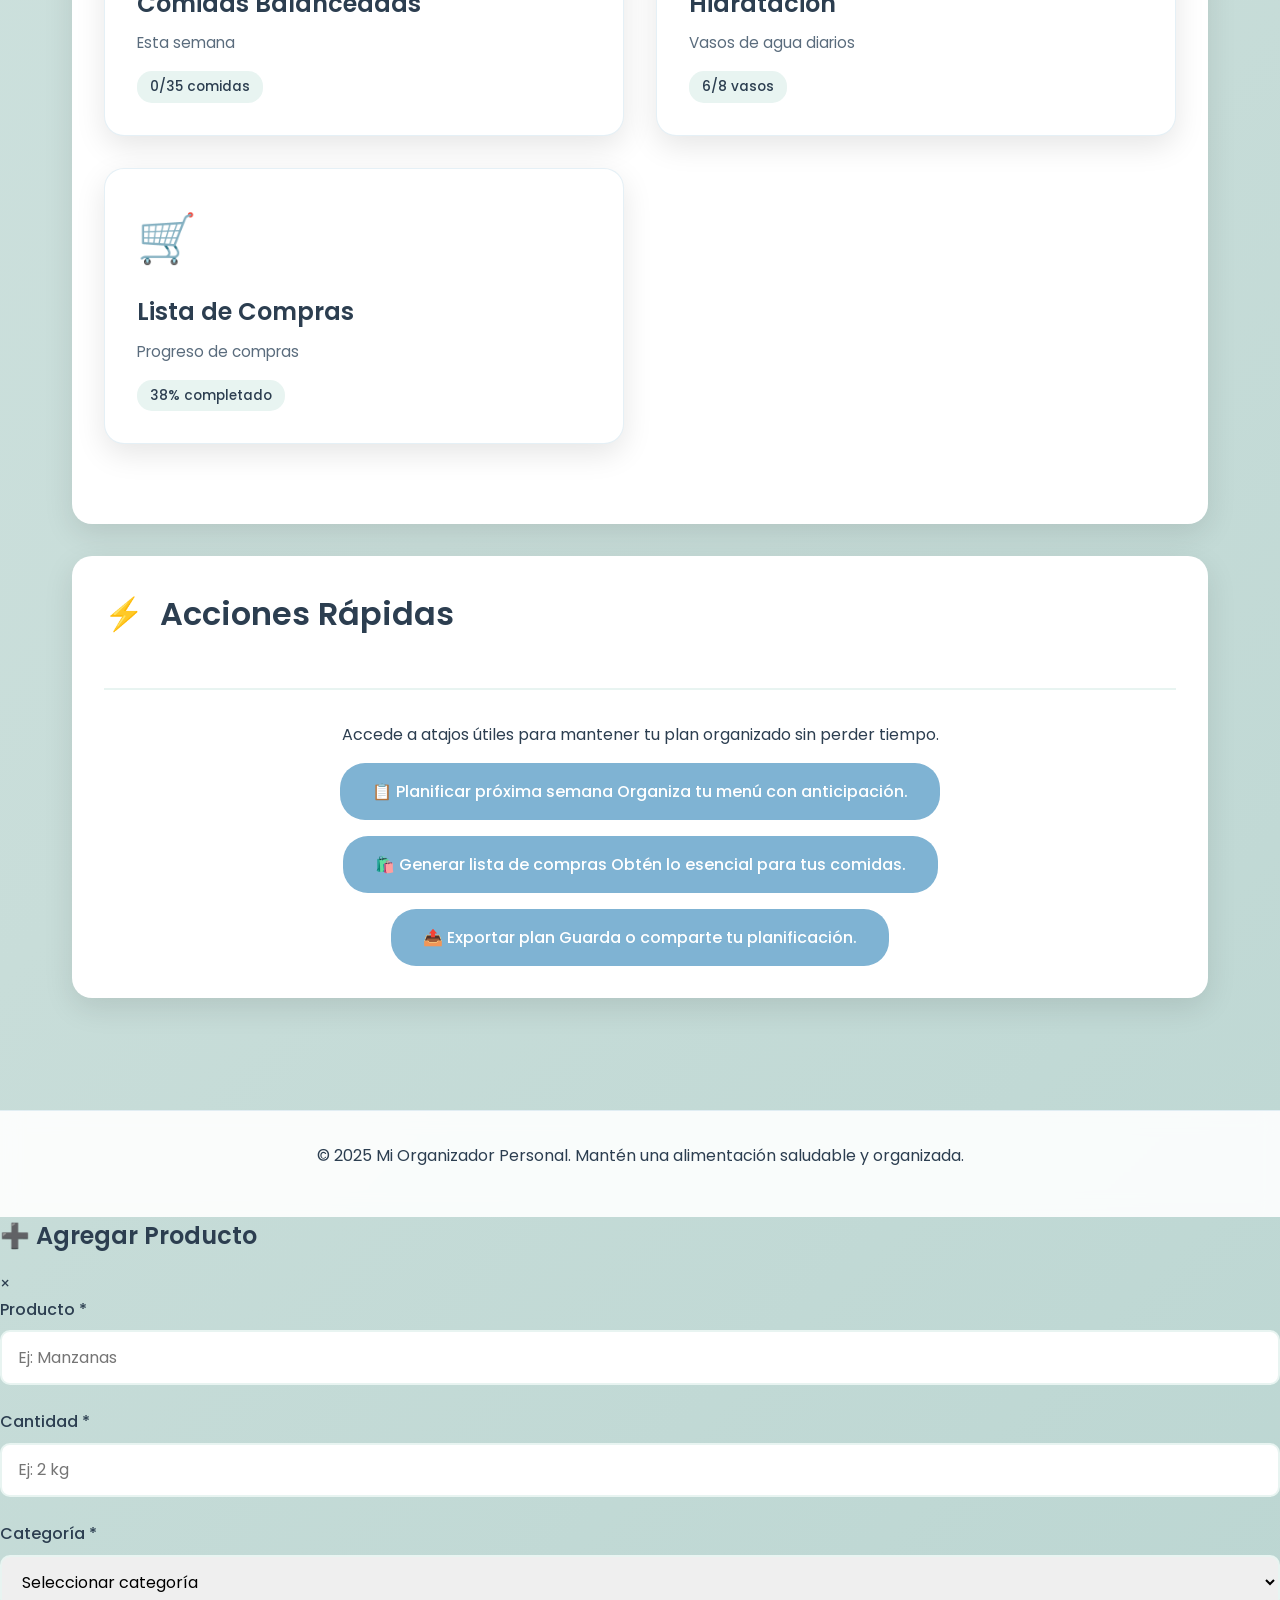
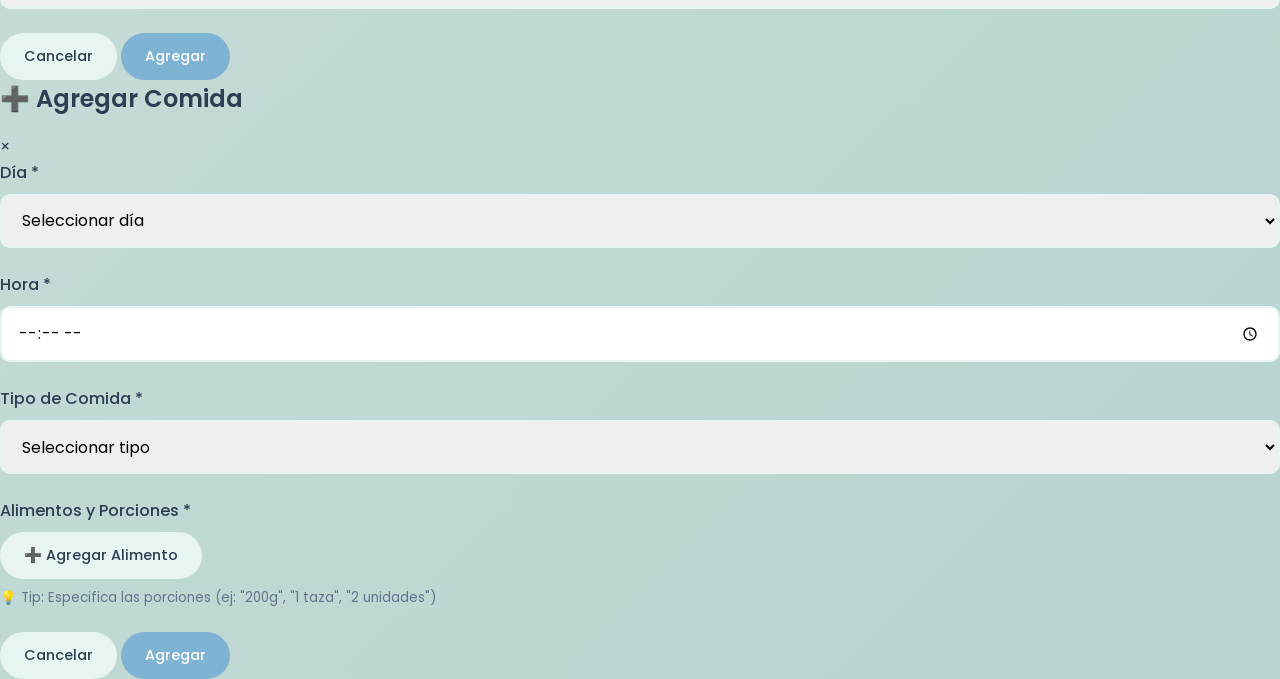
<file: pages/plan-alimentacion.html>
<!DOCTYPE html>
<html lang="es">
<head>
    <meta charset="UTF-8">
    <meta name="viewport" content="width=device-width, initial-scale=1.0">
    <title>Plan de Alimentación - Mi Organizador Personal</title>
    <link rel="stylesheet" href="../css/style.css?v=11">
    <link href="https://fonts.googleapis.com/css2?family=Poppins:wght@300;400;500;600;700&display=swap" rel="stylesheet">
    <script src="https://accounts.google.com/gsi/client" async defer></script>
</head>
<body>
    <!-- Navigation Header -->
    <nav class="navbar">
        <div class="nav-container">
            <h1 class="nav-title" style="margin-bottom: 10px; " >Plan de Alimentación</h1>
            <ul class="nav-links">
                <li><a href="plan-alimentacion.html" class="nav-link active" data-icon="🍎">Alimentación</a></li>
            </ul>
        </div>
    </nav>

    <!-- Main Content -->
    <main class="page-content">
        <div class="container">
            <!-- Hero Section -->
            <section class="hero-section">
                <div class="hero-banner">
                    <div class="hero-heading">
                        <h1 class="hero-title">🍎 Plan de Alimentación</h1>
                        <p class="hero-subtitle">Gestiona tu plan semanal de comidas y lista de supermercado</p>
                    </div>
                </div>
            </section>

            <!-- Calendario Semanal de Comidas -->
            <section class="section">
                <div class="section-header section-header-collapsible" onclick="toggleWeeklyCalendar(event)">
                    <h2><span class="section-icon">📅</span> Calendario Semanal</h2>
                    <div>
                        <button class="btn btn-small" onclick="event.stopPropagation(); refreshMealsData()">🔄</button>
                        <span class="collapse-icon" id="calendar-collapse-icon">▼</span>
                    </div>
                </div>
                <div class="section-body section-body-collapsible" id="weekly-calendar-body" style="display: none;">
                    <p class="section-description">Visualiza tu menú de la semana y mantén presente qué toca cada día.</p>
                    <div class="collapsible-content" id="weekly-calendar-content">
                        <div class="table-container">
                            <div id="tabla-comidas">
                                <div class="loading">
                                    <div class="spinner"></div>
                                    <span>Cargando plan de comidas...</span>
                                </div>
                            </div>
                        </div>
                    </div>
                </div>
            </section>

            <!-- Lista de Supermercado -->
            <section class="section">
                <div class="section-header">
                    <h2><span class="section-icon">🛒</span> Lista de Supermercado</h2>
                    <div>
                        <select id="filter-status" onchange="filterShoppingList()" class="filter-select">
                            <option value="all">Todos</option>
                            <option value="pending">Pendientes</option>
                            <option value="bought">Comprados</option>
                        </select>
                        <button class="btn btn-small btn-secondary" onclick="addNewItem()">➕</button>
                    </div>
                </div>
                <div class="section-body">
                    <p class="section-description">Gestiona tus compras pendientes y marca lo que ya está en tu despensa.</p>
                    <div class="section-metrics" id="shopping-overview">
                        <div class="metric-card">
                            <span class="metric-label">Total</span>
                            <span class="metric-value" id="shopping-total">--</span>
                        </div>
                        <div class="metric-card">
                            <span class="metric-label">Pendientes</span>
                            <span class="metric-value" id="shopping-pending">--</span>
                        </div>
                        <div class="metric-card">
                            <span class="metric-label">Comprados</span>
                            <span class="metric-value" id="shopping-bought">--</span>
                        </div>
                    </div>
                    <div id="lista-supermercado">
                        <div class="loading">
                            <div class="spinner"></div>
                            <span>Cargando lista de supermercado...</span>
                        </div>
                    </div>
                </div>
            </section>

            <!-- Plan del Día -->
            <section class="section">
                <div class="section-header">
                    <h2><span class="section-icon">🍽️</span> Mi Plan del Día</h2>
                    <div>
                        <button class="btn btn-small btn-secondary" onclick="openAddMealModal()">➕</button>
                        <button class="btn btn-small" onclick="refreshDailyPlan()">🔄</button>
                    </div>
                </div>
                <div class="section-body">
                    <p class="section-description">Mantén al día tus comidas programadas y marca las que ya disfrutaste.</p>
                    <div class="section-metrics" id="daily-overview">
                        <div class="metric-card">
                            <span class="metric-label">Programadas</span>
                            <span class="metric-value" id="daily-total-meals">--</span>
                        </div>
                        <div class="metric-card">
                            <span class="metric-label">Pendientes</span>
                            <span class="metric-value" id="daily-pending-meals">--</span>
                        </div>
                        <div class="metric-card">
                            <span class="metric-label">Consumidas</span>
                            <span class="metric-value" id="daily-consumed-meals">--</span>
                        </div>
                    </div>
                    <div id="plan-del-dia">
                        <div class="loading">
                            <div class="spinner"></div>
                            <span>Cargando plan del día...</span>
                        </div>
                    </div>
                </div>
            </section>

            <!-- Estadísticas Nutricionales -->
            <section class="section">
                <div class="section-header">
                    <h2><span class="section-icon">📊</span> Estadísticas de la Semana</h2>
                </div>
                <div class="section-body">
                    <p class="section-description">Haz seguimiento de tus objetivos saludables y visualiza tus avances semanales.</p>
                    <div class="cards-grid" id="nutrition-stats">
                        <div class="summary-card">
                            <div class="card-icon">🥗</div>
                            <div class="card-content">
                                <h3 class="card-title">Comidas Balanceadas</h3>
                                <p class="card-description">Esta semana</p>
                                <div class="card-stats">
                                    <span class="stat" id="balanced-meals">0/21 comidas</span>
                                </div>
                            </div>
                        </div>
                        <div class="summary-card">
                            <div class="card-icon">💧</div>
                            <div class="card-content">
                                <h3 class="card-title">Hidratación</h3>
                                <p class="card-description">Vasos de agua diarios</p>
                                <div class="card-stats">
                                    <span class="stat" id="water-intake">0/8 vasos</span>
                                </div>
                            </div>
                        </div>
                        <div class="summary-card">
                            <div class="card-icon">🛒</div>
                            <div class="card-content">
                                <h3 class="card-title">Lista de Compras</h3>
                                <p class="card-description">Progreso de compras</p>
                                <div class="card-stats">
                                    <span class="stat" id="shopping-progress">0% completado</span>
                                </div>
                            </div>
                        </div>
                    </div>
                </div>
            </section>

            <!-- Quick Actions -->
            <section class="section quick-actions quick-actions-section">
                <div class="section-header">
                    <h2 class="section-title"><span class="section-icon">⚡</span> Acciones Rápidas</h2>
                </div>
                <div class="section-body">
                    <p class="section-description">Accede a atajos útiles para mantener tu plan organizado sin perder tiempo.</p>
                    <div class="actions-grid quick-actions-grid">
                        <button type="button" class="action-btn quick-action-card" onclick="planNextWeek()">
                            <span class="quick-action-icon">📋</span>
                            <span class="quick-action-text">Planificar próxima semana</span>
                            <span class="quick-action-subtitle">Organiza tu menú con anticipación.</span>
                        </button>
                        <button type="button" class="action-btn quick-action-card" onclick="generateShoppingList()">
                            <span class="quick-action-icon">🛍️</span>
                            <span class="quick-action-text">Generar lista de compras</span>
                            <span class="quick-action-subtitle">Obtén lo esencial para tus comidas.</span>
                        </button>
                        <button type="button" class="action-btn quick-action-card" onclick="exportMealPlan()">
                            <span class="quick-action-icon">📤</span>
                            <span class="quick-action-text">Exportar plan</span>
                            <span class="quick-action-subtitle">Guarda o comparte tu planificación.</span>
                        </button>
                    </div>
                </div>
            </section>
        </div>
    </main>

    <!-- Footer -->
    <footer class="footer">
        <div class="container">
            <p>&copy; 2025 Mi Organizador Personal. Mantén una alimentación saludable y organizada.</p>
        </div>
    </footer>

    <!-- Modal para agregar nuevo producto -->
    <div id="addProductModal" class="modal">
        <div class="modal-content">
            <div class="modal-header">
                <h2>➕ Agregar Producto</h2>
                <span class="close-modal" onclick="closeAddModal()">&times;</span>
            </div>
            <div class="modal-body">
                <form id="addProductForm">
                    <div class="form-group">
                        <label for="productName">Producto *</label>
                        <input type="text" id="productName" required placeholder="Ej: Manzanas">
                    </div>
                    <div class="form-group">
                        <label for="productQuantity">Cantidad *</label>
                        <input type="text" id="productQuantity" required placeholder="Ej: 2 kg">
                    </div>
                    <div class="form-group">
                        <label for="productCategory">Categoría *</label>
                        <select id="productCategory" required>
                            <option value="">Seleccionar categoría</option>
                            <option value="alimentos">Alimentos</option>
                            <option value="limpieza">Limpieza</option>
                            <option value="hogar">Hogar</option>
                            <option value="farmacos">Fármacos</option>
                        </select>
                    </div>
                    <div class="modal-footer">
                        <button type="button" class="btn btn-secondary" onclick="closeAddModal()">Cancelar</button>
                        <button type="submit" class="btn btn-primary">Agregar</button>
                    </div>
                </form>
            </div>
        </div>
    </div>

    <!-- Modal para agregar/editar comida -->
    <div id="addMealModal" class="modal">
        <div class="modal-content">
            <div class="modal-header">
                <h2 id="mealModalTitle">➕ Agregar Comida</h2>
                <span class="close-modal" onclick="closeMealModal()">&times;</span>
            </div>
            <div class="modal-body">
                <form id="addMealForm">
                    <input type="hidden" id="mealRowIndex" value="">
                    
                    <div class="form-group">
                        <label for="mealDay">Día *</label>
                        <select id="mealDay" required>
                            <option value="">Seleccionar día</option>
                            <option value="Lunes">Lunes</option>
                            <option value="Martes">Martes</option>
                            <option value="Miércoles">Miércoles</option>
                            <option value="Jueves">Jueves</option>
                            <option value="Viernes">Viernes</option>
                            <option value="Sábado">Sábado</option>
                            <option value="Domingo">Domingo</option>
                        </select>
                    </div>
                    
                    <div class="form-group">
                        <label for="mealTime">Hora *</label>
                        <input type="time" id="mealTime" required>
                    </div>
                    
                    <div class="form-group">
                        <label for="mealType">Tipo de Comida *</label>
                        <select id="mealType" required>
                            <option value="">Seleccionar tipo</option>
                            <option value="Desayuno">🥐 Desayuno</option>
                            <option value="Media Mañana">🍎 Media Mañana</option>
                            <option value="Almuerzo">🍽️ Almuerzo</option>
                            <option value="Merienda">☕ Merienda</option>
                            <option value="Cena">🌙 Cena</option>
                            <option value="Colación">🥤 Colación</option>
                        </select>
                    </div>
                    
                    <div class="form-group">
                        <label for="mealFoods">Alimentos y Porciones *</label>
                        <div id="foodsList" class="foods-list">
                            <!-- Los alimentos se agregarán aquí dinámicamente -->
                        </div>
                        <button type="button" class="btn btn-secondary btn-add-food" onclick="addFoodField()">
                            ➕ Agregar Alimento
                        </button>
                        <small style="color: #64748b; display: block; margin-top: 0.5rem;">
                            💡 Tip: Especifica las porciones (ej: "200g", "1 taza", "2 unidades")
                        </small>
                    </div>
                    
                    <div class="modal-footer">
                        <button type="button" class="btn btn-secondary" onclick="closeMealModal()">Cancelar</button>
                        <button type="submit" class="btn btn-primary" id="mealSubmitBtn">Agregar</button>
                    </div>
                </form>
            </div>
        </div>
    </div>

    <!-- Scripts -->
    <script src="../js/sheets.js?v=10"></script>
    <script src="../js/ui.js?v=24"></script>
    <script>
        // Variable global para almacenar los datos completos de supermercado
        let fullShoppingData = [];

        // Initialize page data
        document.addEventListener('DOMContentLoaded', async function() {
            await loadMealPlanData();
        });

        async function loadMealPlanData() {
            // Establecer el nombre de la hoja actual para toggleChecklistItem
            window.currentChecklistSheetName = 'Supermercado';

            try {
                // Load weekly meal plan from PlanDiario
                const dailyPlanData = await getSheetData(GOOGLE_SHEETS_CONFIG.SHEET_ID, 'PlanDiario');
                renderWeeklyCalendar(dailyPlanData);

                // Load shopping list
                const shoppingData = await getSheetData(GOOGLE_SHEETS_CONFIG.SHEET_ID, 'Supermercado');
                
                // Obtener fecha actual para comparación
                const hoy = new Date();
                hoy.setHours(0, 0, 0, 0); // Normalizar a medianoche
                const hoyStr = hoy.toISOString().split('T')[0]; // Formato YYYY-MM-DD
                
                // Filtrar productos de "alimentos" y excluir completados de más de 1 día
                const alimentosData = [];
                shoppingData.forEach((row, originalIndex) => {
                    // Mantener el header (primera fila)
                    if (originalIndex === 0) {
                        alimentosData.push(row);
                        return;
                    }
                    // Filtrar solo filas donde la columna 3 (índice 3) sea "alimentos"
                    if (row[3] && row[3].toString().toLowerCase() === 'alimentos') {
                        const estado = row[2]?.toString().toLowerCase();
                        const fechaOk = row[4]?.toString().trim(); // Columna E (índice 4) = Fecha_ok
                        
                        // Si está completado, verificar que la fecha sea de hoy
                        if (estado === 'completado' || estado === 'comprado') {
                            if (fechaOk && fechaOk !== '') {
                                // Normalizar la fecha para comparación
                                const fechaCompletadoStr = fechaOk.split('T')[0]; // Tomar solo YYYY-MM-DD
                                
                                // Solo mostrar si fue completado hoy
                                if (fechaCompletadoStr === hoyStr) {
                                    const rowWithIndex = [...row];
                                    rowWithIndex._originalIndex = originalIndex;
                                    alimentosData.push(rowWithIndex);
                                }
                            }
                        } else {
                            // Mostrar todos los pendientes
                            const rowWithIndex = [...row];
                            rowWithIndex._originalIndex = originalIndex;
                            alimentosData.push(rowWithIndex);
                        }
                    }
                });
                
                // Guardar datos completos para filtrado y métricas de la lista
                fullShoppingData = alimentosData;

                const alimentosStats = getShoppingStatsFromData(alimentosData);
                updateShoppingOverview(alimentosStats);
                updateHeroShoppingStatus(alimentosStats);

                // Aplicar filtro actual
                applyCurrentFilter();

                // Load daily plan
                await loadDailyPlan();

                // Update statistics
                updateNutritionStats(dailyPlanData, shoppingData);
            } catch (error) {
                console.error('Error loading meal plan data:', error);
                showLoadingError('tabla-comidas');
                showLoadingError('lista-supermercado');
                updateShoppingOverview({ total: 0, pending: 0, bought: 0 });
                updateHeroShoppingStatus({ total: 0, pending: 0, bought: 0 });
            }
        }

        function updateNutritionStats(mealsData, shoppingData) {
            // Update balanced meals count based on daily plan
            const balancedMeals = calculateBalancedMeals(mealsData);
            document.getElementById('balanced-meals').textContent = `${balancedMeals}/35 comidas`;
            
            // Update water intake (this would come from another sheet or manual input)
            document.getElementById('water-intake').textContent = '6/8 vasos';
            
            // Update shopping progress
            const shoppingMetrics = getShoppingMetrics(shoppingData);
            document.getElementById('shopping-progress').textContent = `${shoppingMetrics.progress}% completado`;
        }

    function calculateBalancedMeals(dailyPlanData) {
            if (!dailyPlanData || dailyPlanData.length <= 1) return 0;
            
            // Contar comidas consumidas en la semana
            let consumidas = 0;
            dailyPlanData.slice(1).forEach(row => {
                const estado = row[4]?.toString().toLowerCase();
                if (estado === 'consumido') {
                    consumidas++;
                }
            });
            
            return consumidas;
        }

        function renderWeeklyCalendar(dailyPlanData) {
            const container = document.getElementById('tabla-comidas');
            
            if (!dailyPlanData || dailyPlanData.length === 0) {
                container.innerHTML = '<p style="text-align: center; color: #94a3b8; padding: 2rem;">No hay datos disponibles</p>';
                return;
            }
            
            // Organizar datos por día y tipo de comida
            const diasSemana = ['Lunes', 'Martes', 'Miércoles', 'Jueves', 'Viernes', 'Sábado', 'Domingo'];
            const tiposComida = ['Desayuno', 'Media Mañana', 'Almuerzo', 'Merienda', 'Cena'];
            
            const calendario = {};
            diasSemana.forEach(dia => {
                calendario[dia] = {};
                tiposComida.forEach(tipo => {
                    calendario[dia][tipo] = [];
                });
            });
            
            // Llenar calendario con datos
            dailyPlanData.slice(1).forEach(row => {
                const dia = row[0];
                const hora = row[1];
                const tipoComida = row[2];
                const alimentos = row[3];
                const estado = row[4]?.toString().toLowerCase() || 'pendiente';
                
                if (calendario[dia] && calendario[dia][tipoComida]) {
                    calendario[dia][tipoComida].push({
                        hora,
                        alimentos,
                        estado
                    });
                }
            });
            
            // Obtener día actual
            const hoy = diasSemana[new Date().getDay() === 0 ? 6 : new Date().getDay() - 1];
            
            // Dividir días en 2 filas: Lunes-Jueves y Viernes-Domingo
            const fila1 = ['Lunes', 'Martes', 'Miércoles', 'Jueves'];
            const fila2 = ['Viernes', 'Sábado', 'Domingo'];
            
            // Renderizar tabla estilo menú
            let html = `
                <div class="menu-table-wrapper">
                    <div class="menu-header-banner">
                        <h2 class="menu-title">PROPUESTAS DE MENÚS DIARIOS<br>PARA UNA DIETA SALUDABLE</h2>
                    </div>
            `;
            
            // Primera fila (Lunes a Jueves)
            html += `<div class="menu-grid menu-grid-row1">`;
            
            fila1.forEach(dia => {
                html += renderDayColumn(dia, calendario[dia], hoy, tiposComida);
            });
            
            html += `</div>`;
            
            // Segunda fila (Viernes a Domingo)
            html += `<div class="menu-grid menu-grid-row2">`;
            
            fila2.forEach(dia => {
                html += renderDayColumn(dia, calendario[dia], hoy, tiposComida);
            });
            
            html += `</div></div>`;
            
            container.innerHTML = html;
        }
        
        function renderDayColumn(dia, comidas, hoy, tiposComida) {
            const isToday = dia === hoy;
            let html = `
                <div class="menu-day-column ${isToday ? 'menu-today' : ''}">
                    <div class="menu-day-header">
                        <h3>${dia.toUpperCase()}</h3>
                        ${isToday ? '<span class="menu-today-badge">HOY</span>' : ''}
                    </div>
                    <div class="menu-meals-list">
            `;
            
            tiposComida.forEach(tipo => {
                const meals = comidas[tipo];
                const icon = getMealIcon(tipo);
                
                html += `
                    <div class="menu-meal-block">
                        <div class="menu-meal-header">
                            <span class="menu-meal-icon">${icon}</span>
                            <span class="menu-meal-name">${tipo}</span>
                        </div>
                        <div class="menu-meal-content">
                `;
                
                if (meals.length > 0) {
                    meals.forEach(meal => {
                        const isConsumed = meal.estado === 'consumido';
                        
                        // Parsear alimentos
                        const alimentosArray = meal.alimentos.split(',').map(a => a.trim());
                        
                        html += `<ul class="menu-food-list ${isConsumed ? 'menu-consumed' : ''}">`;
                        
                        alimentosArray.forEach(alimento => {
                            const parts = alimento.split('|').map(p => p.trim());
                            const nombre = parts[0];
                            const porcion = parts[1] ? ` (${parts[1]})` : '';
                            
                            html += `<li>${nombre}${porcion}</li>`;
                        });
                        
                        html += `</ul>`;
                        
                        if (isConsumed) {
                            html += `<div class="menu-check">✓ Consumido</div>`;
                        }
                    });
                } else {
                    html += `<p class="menu-no-meal">Sin planificar</p>`;
                }
                
                html += `
                        </div>
                    </div>
                `;
            });
            
            html += `</div></div>`;
            return html;
        }
        
        function getMealIcon(tipo) {
            const icons = {
                'Desayuno': '🥐',
                'Media Mañana': '🍎',
                'Almuerzo': '🍽️',
                'Merienda': '☕',
                'Cena': '🌙',
                'Colación': '🥤'
            };
            return icons[tipo] || '🍴';
        }

        function getShoppingMetrics(shoppingData) {
            if (!shoppingData || shoppingData.length <= 1) {
                return { progress: 0, total: 0, bought: 0 };
            }

            const rows = shoppingData.slice(1);
            const total = rows.length;
            let bought = 0;

            rows.forEach(row => {
                const status = (row[2] || '').toString().toLowerCase();
                if (status === 'comprado' || status === 'completado') {
                    bought++;
                }
            });

            const progress = total === 0 ? 0 : Math.round((bought / total) * 100);
            return { progress, total, bought };
        }

        // Toggle del calendario semanal
        function toggleWeeklyCalendar(evt) {
            if (evt) {
                evt.preventDefault();
            }

            const body = document.getElementById('weekly-calendar-body');
            const content = document.getElementById('weekly-calendar-content');
            const icon = document.getElementById('calendar-collapse-icon');
            const isHidden = body.style.display === 'none' || body.style.display === '';

            if (isHidden) {
                body.style.display = 'block';
                if (content) {
                    content.style.display = 'block';
                }
                icon.textContent = '▲';
                icon.style.transform = 'rotate(0deg)';
            } else {
                body.style.display = 'none';
                if (content) {
                    content.style.display = 'none';
                }
                icon.textContent = '▼';
                icon.style.transform = 'rotate(0deg)';
            }
        }

        async function refreshMealsData() {
            document.getElementById('tabla-comidas').innerHTML = '<div class="loading"><div class="spinner"></div><span>Actualizando...</span></div>';
            await loadMealPlanData();
        }

        function filterShoppingList() {
            applyCurrentFilter();
        }

        function applyCurrentFilter() {
            const filter = document.getElementById('filter-status').value;
            
            if (!fullShoppingData || fullShoppingData.length === 0) {
                return;
            }
            
            let filteredData = [...fullShoppingData];
            
            // Aplicar filtro según selección
            if (filter === 'pending') {
                // Solo pendientes
                filteredData = [
                    filteredData[0], // Header
                    ...filteredData.slice(1).filter(row => {
                        const estado = row[2]?.toString().toLowerCase();
                        return estado === 'pendiente' || estado === '';
                    })
                ];
            } else if (filter === 'bought') {
                // Solo comprados/completados
                filteredData = [
                    filteredData[0], // Header
                    ...filteredData.slice(1).filter(row => {
                        const estado = row[2]?.toString().toLowerCase();
                        return estado === 'completado' || estado === 'comprado';
                    })
                ];
            }
            // Si es 'all', no filtramos nada, mostramos todo
            
            // Renderizar con los datos filtrados
            renderChecklist(filteredData, 'lista-supermercado', {
                headers: ['Producto', 'Cantidad', 'Estado'],
                checkboxColumn: 2,
                showHeaders: true,
                asTable: true
            });
        }

        function getShoppingStatsFromData(data) {
            if (!data || data.length <= 1) {
                return { total: 0, pending: 0, bought: 0 };
            }

            const rows = data.slice(1);
            let bought = 0;

            rows.forEach(row => {
                const status = (row[2] || '').toString().toLowerCase();
                if (status === 'comprado' || status === 'completado') {
                    bought++;
                }
            });

            const total = rows.length;
            const pending = Math.max(total - bought, 0);

            return { total, pending, bought };
        }

        function updateShoppingOverview(stats) {
            const totalEl = document.getElementById('shopping-total');
            const pendingEl = document.getElementById('shopping-pending');
            const boughtEl = document.getElementById('shopping-bought');

            if (!totalEl || !pendingEl || !boughtEl) {
                return;
            }

            totalEl.textContent = stats.total;
            pendingEl.textContent = stats.pending;
            boughtEl.textContent = stats.bought;
        }

        function updateHeroShoppingStatus(stats) {
            const heroStatusEl = document.getElementById('hero-shopping-status');
            const heroDetailEl = document.getElementById('hero-shopping-detail');
            const percent = stats.total === 0 ? 0 : Math.round((stats.bought / stats.total) * 100);

            if (heroStatusEl) {
                heroStatusEl.textContent = stats.total === 0 ? '--' : `${percent}%`;
            }

            if (heroDetailEl) {
                heroDetailEl.textContent = stats.total === 0 ? '--' : `${stats.bought}/${stats.total}`;
            }
        }

        function addNewItem() {
            // Mostrar el modal
            const modal = document.getElementById('addProductModal');
            modal.style.display = 'flex';
            
            // Agregar event listener
            const form = document.getElementById('addProductForm');
            form.removeEventListener('submit', submitNewProduct);
            form.addEventListener('submit', submitNewProduct);
            
            // Limpiar el formulario
            form.reset();
        }

        function closeAddModal() {
            // Cerrar el modal
            document.getElementById('addProductModal').style.display = 'none';
            document.getElementById('addProductForm').reset();
        }

        async function submitNewProduct(event) {
            event.preventDefault();
            
            const product = document.getElementById('productName').value.trim();
            const quantity = document.getElementById('productQuantity').value.trim();
            const category = document.getElementById('productCategory').value;
            
            if (!product || !quantity || !category) {
                alert('Por favor completa todos los campos');
                return;
            }
            
            // Mostrar loading
            const submitBtn = event.target.querySelector('button[type="submit"]');
            const originalText = submitBtn.textContent;
            submitBtn.textContent = 'Agregando...';
            submitBtn.disabled = true;
            
            try {
                if (typeof window.appendSheetData !== 'function') {
                    throw new Error('appendSheetData no está disponible');
                }
                
                const newRow = [[product, quantity, 'pendiente', category, '']];
                const success = await window.appendSheetData(
                    GOOGLE_SHEETS_CONFIG.SHEET_ID,
                    'Supermercado!A:E',
                    newRow
                );
                
                if (success) {
                    closeAddModal();
                    showSuccessMessage('Producto agregado correctamente');
                    setTimeout(() => {
                        loadMealPlanData();
                    }, 500);
                } else {
                    alert('Error al agregar el producto. Intenta nuevamente.');
                }
            } catch (error) {
                console.error('Error adding product:', error);
                alert('Error al agregar el producto: ' + error.message);
            } finally {
                submitBtn.textContent = originalText;
                submitBtn.disabled = false;
            }
        }

        function showSuccessMessage(message) {
            const msg = document.createElement('div');
            msg.className = 'success-toast';
            msg.textContent = message;
            document.body.appendChild(msg);
            
            setTimeout(() => {
                msg.classList.add('show');
            }, 100);
            
            setTimeout(() => {
                msg.classList.remove('show');
                setTimeout(() => msg.remove(), 300);
            }, 3000);
        }

        // Cerrar modal al hacer click fuera
        window.onclick = function(event) {
            const modal = document.getElementById('addProductModal');
            if (event.target === modal) {
                closeAddModal();
            }
        }

        // ========== DAILY MEAL PLAN ==========
        async function loadDailyPlan() {
            try {
                // Obtener datos de la hoja "PlanDiario"
                const dailyData = await getSheetData(GOOGLE_SHEETS_CONFIG.SHEET_ID, 'PlanDiario');
                
                // Obtener día actual
                const diasSemana = ['Domingo', 'Lunes', 'Martes', 'Miércoles', 'Jueves', 'Viernes', 'Sábado'];
                const hoy = diasSemana[new Date().getDay()];

                const heroDayEl = document.getElementById('hero-day');
                if (heroDayEl) {
                    heroDayEl.textContent = hoy;
                }
                
                // Filtrar comidas del día actual
                const comidasHoy = [];
                dailyData.forEach((row, index) => {
                    if (index === 0) return; // Skip header
                    
                    const dia = row[0];
                    if (dia === hoy) {
                        comidasHoy.push({
                            dia: row[0],
                            hora: row[1],
                            comida: row[2],
                            alimentos: row[3],
                            estado: row[4] || 'pendiente',
                            fecha: row[5] || '',
                            _originalIndex: index
                        });
                    }
                });
                
                // Ordenar por hora
                comidasHoy.sort((a, b) => {
                    return a.hora.localeCompare(b.hora);
                });
                
                renderDailyPlan(comidasHoy);
            } catch (error) {
                console.error('Error loading daily plan:', error);
                updateDailyOverview([]);
                document.getElementById('plan-del-dia').innerHTML = `
                    <div class="daily-plan-empty">
                        <div class="daily-plan-empty-icon">🍽️</div>
                        <p class="daily-plan-empty-text">No hay comidas programadas para hoy</p>
                    </div>
                `;
            }
        }

        function renderDailyPlan(meals) {
            updateDailyOverview(meals);

            const container = document.getElementById('plan-del-dia');
            const heroNextMealEl = document.getElementById('hero-next-meal');

            if (heroNextMealEl) {
                heroNextMealEl.textContent = 'Sin comidas programadas';
            }
            
            if (!meals || meals.length === 0) {
                container.innerHTML = `
                    <div class="daily-plan-empty">
                        <div class="daily-plan-empty-icon">🍽️</div>
                        <p class="daily-plan-empty-text">No hay comidas programadas para hoy</p>
                    </div>
                `;
                return;
            }
            
            const mealIcons = {
                'Desayuno': '🥐',
                'Media Mañana': '🍎',
                'Almuerzo': '🍽️',
                'Merienda': '☕',
                'Cena': '🌙',
                'Colación': '🥤'
            };
            
            // Encontrar la comida más próxima a la hora actual
            const now = new Date();
            const currentHour = now.getHours();
            const currentMinute = now.getMinutes();
            const currentTimeInMinutes = currentHour * 60 + currentMinute;
            
            let closestMealIndex = 0;
            let minDifference = Infinity;
            
            meals.forEach((meal, index) => {
                if (meal.estado.toLowerCase() === 'consumido') return; // Ignorar consumidos
                
                const [mealHour, mealMinute] = meal.hora.split(':').map(Number);
                const mealTimeInMinutes = mealHour * 60 + mealMinute;
                
                // Calcular diferencia (preferir comidas futuras)
                let difference = mealTimeInMinutes - currentTimeInMinutes;
                if (difference < 0) difference = Math.abs(difference) + 1440; // Dar prioridad a futuras
                
                if (difference < minDifference) {
                    minDifference = difference;
                    closestMealIndex = index;
                }
            });
            
            const hasUpcomingMeal = minDifference !== Infinity;

            // Renderizar comida principal (la más próxima)
            const mainMeal = meals[closestMealIndex];
            const mainIcon = mealIcons[mainMeal.comida] || '🍴';
            const mainAlimentosArray = mainMeal.alimentos ? mainMeal.alimentos.split(',').map(a => a.trim()) : [];

            if (heroNextMealEl && mainMeal) {
                heroNextMealEl.textContent = hasUpcomingMeal ? `${mainMeal.comida} • ${mainMeal.hora}` : 'Plan del día completado';
            }
            
            let html = `
                <div class="daily-plan-hero">
                    <div class="hero-meal-card">
                        <div class="hero-meal-header">
                            <div class="hero-meal-icon">${mainIcon}</div>
                            <div class="hero-meal-info">
                                <h3 class="hero-meal-name">${mainMeal.comida}</h3>
                                <div class="hero-meal-time">⏰ ${mainMeal.hora}</div>
                            </div>
                            <span class="hero-meal-badge">${hasUpcomingMeal && mainMeal.estado.toLowerCase() !== 'consumido' ? 'Próxima' : 'Consumido'}</span>
                        </div>
                        
                        <div class="hero-meal-foods">
                            ${mainAlimentosArray.map(alimento => {
                                const parts = alimento.split('|').map(p => p.trim());
                                const nombre = parts[0];
                                const porcion = parts[1] || '';
                                
                                return `
                                    <div class="hero-food-item">
                                        <span class="hero-food-name">${nombre}</span>
                                        ${porcion ? `<span class="hero-food-portion">${porcion}</span>` : ''}
                                    </div>
                                `;
                            }).join('')}
                        </div>
                        
                        <div class="hero-meal-actions">
                            <label class="meal-checkbox-label">
                                <input 
                                    type="checkbox" 
                                    ${mainMeal.estado.toLowerCase() === 'consumido' ? 'checked' : ''}
                                    onchange="toggleMealStatus(${mainMeal._originalIndex}, this.checked)"
                                />
                                <span>Marcar como consumido</span>
                            </label>
                            <button class="btn-icon" onclick="editMeal(${mainMeal._originalIndex}, '${mainMeal.dia}', '${mainMeal.hora}', '${mainMeal.comida}', \`${mainMeal.alimentos.replace(/`/g, '\\`')}\`, '${mainMeal.estado}')" title="Editar">
                                ✏️
                            </button>
                        </div>
                    </div>
                </div>
            `;
            
            // Renderizar comidas secundarias (resto de comidas)
            const otherMeals = meals.filter((_, index) => index !== closestMealIndex);
            
            if (otherMeals.length > 0) {
                html += '<div class="daily-plan-other-meals">';
                
                otherMeals.forEach(meal => {
                    const isConsumed = meal.estado.toLowerCase() === 'consumido';
                    const icon = mealIcons[meal.comida] || '🍴';
                    const alimentosArray = meal.alimentos ? meal.alimentos.split(',').map(a => a.trim()) : [];
                    
                    html += `
                        <div class="small-meal-card ${isConsumed ? 'consumed' : ''}" data-index="${meal._originalIndex}">
                            <div class="small-meal-header">
                                <div class="small-meal-icon">${icon}</div>
                                <div class="small-meal-info">
                                    <h4 class="small-meal-name">${meal.comida}</h4>
                                    <div class="small-meal-time">${meal.hora}</div>
                                </div>
                            </div>
                            
                            <div class="small-meal-foods">
                                ${alimentosArray.slice(0, 2).map(alimento => {
                                    const parts = alimento.split('|').map(p => p.trim());
                                    const nombre = parts[0];
                                    const porcion = parts[1] || '';
                                    
                                    return `
                                        <div class="small-food-item">
                                            <span class="small-food-name">${nombre}</span>
                                            ${porcion ? `<span class="small-food-portion">${porcion}</span>` : ''}
                                        </div>
                                    `;
                                }).join('')}
                                ${alimentosArray.length > 2 ? `<div class="small-food-more">+${alimentosArray.length - 2} más</div>` : ''}
                            </div>
                            
                            <div class="small-meal-actions">
                                <label class="meal-checkbox-label">
                                    <input 
                                        type="checkbox" 
                                        ${isConsumed ? 'checked' : ''}
                                        onchange="toggleMealStatus(${meal._originalIndex}, this.checked)"
                                    />
                                </label>
                                <button class="btn-icon" onclick="editMeal(${meal._originalIndex}, '${meal.dia}', '${meal.hora}', '${meal.comida}', \`${meal.alimentos.replace(/`/g, '\\`')}\`, '${meal.estado}')" title="Editar">
                                    ✏️
                                </button>
                            </div>
                        </div>
                    `;
                });
                
                html += '</div>';
            }
            
            container.innerHTML = html;
        }

        function updateDailyOverview(meals) {
            const totalEl = document.getElementById('daily-total-meals');
            const consumedEl = document.getElementById('daily-consumed-meals');
            const pendingEl = document.getElementById('daily-pending-meals');

            if (!totalEl || !consumedEl || !pendingEl) {
                return;
            }

            if (!meals || meals.length === 0) {
                totalEl.textContent = '0';
                consumedEl.textContent = '0';
                pendingEl.textContent = '0';
                return;
            }

            const total = meals.length;
            let consumed = 0;

            meals.forEach(meal => {
                const status = (meal.estado || '').toString().toLowerCase();
                if (status === 'consumido') {
                    consumed++;
                }
            });

            const pending = Math.max(total - consumed, 0);

            totalEl.textContent = total;
            consumedEl.textContent = consumed;
            pendingEl.textContent = pending;
        }

        async function toggleMealStatus(rowIndex, isConsumed) {
            try {
                const newStatus = isConsumed ? 'consumido' : 'pendiente';
                const fecha = isConsumed ? new Date().toISOString().split('T')[0] : '';
                
                // Actualizar estado en Google Sheets
                await Promise.all([
                    window.updateSheetCell(
                        GOOGLE_SHEETS_CONFIG.SHEET_ID,
                        `PlanDiario!E${rowIndex + 1}`,
                        newStatus
                    ),
                    window.updateSheetCell(
                        GOOGLE_SHEETS_CONFIG.SHEET_ID,
                        `PlanDiario!F${rowIndex + 1}`,
                        fecha
                    )
                ]);
                
                // Recargar el plan del día
                await loadDailyPlan();
            } catch (error) {
                console.error('Error updating meal status:', error);
                alert('Error al actualizar el estado de la comida');
            }
        }

        async function refreshDailyPlan() {
            await loadDailyPlan();
        }

        // ========== MEAL MODAL FUNCTIONS ==========
        let foodFieldCounter = 0;
        
        function openAddMealModal() {
            const modal = document.getElementById('addMealModal');
            const form = document.getElementById('addMealForm');
            
            // Configurar para crear nueva comida
            document.getElementById('mealModalTitle').textContent = '➕ Agregar Comida';
            document.getElementById('mealSubmitBtn').textContent = 'Agregar';
            document.getElementById('mealRowIndex').value = '';
            
            // Establecer día y hora actual por defecto
            const diasSemana = ['Domingo', 'Lunes', 'Martes', 'Miércoles', 'Jueves', 'Viernes', 'Sábado'];
            const hoy = diasSemana[new Date().getDay()];
            const horaActual = new Date().toTimeString().slice(0, 5);
            
            form.reset();
            document.getElementById('mealDay').value = hoy;
            document.getElementById('mealTime').value = horaActual;
            
            // Limpiar lista de alimentos y agregar uno vacío
            document.getElementById('foodsList').innerHTML = '';
            foodFieldCounter = 0;
            addFoodField();
            
            modal.style.display = 'flex';
            
            // Agregar event listener
            form.removeEventListener('submit', submitMeal);
            form.addEventListener('submit', submitMeal);
        }

        function editMeal(rowIndex, dia, hora, comida, alimentos, estado) {
            const modal = document.getElementById('addMealModal');
            const form = document.getElementById('addMealForm');
            
            // Configurar para editar comida existente
            document.getElementById('mealModalTitle').textContent = '✏️ Editar Comida';
            document.getElementById('mealSubmitBtn').textContent = 'Guardar';
            document.getElementById('mealRowIndex').value = rowIndex;
            
            // Rellenar formulario con datos existentes
            document.getElementById('mealDay').value = dia;
            document.getElementById('mealTime').value = hora;
            document.getElementById('mealType').value = comida;
            
            // Limpiar y rellenar alimentos
            document.getElementById('foodsList').innerHTML = '';
            foodFieldCounter = 0;
            
            const alimentosArray = alimentos.split(',').map(a => a.trim());
            alimentosArray.forEach(alimento => {
                const parts = alimento.split('|').map(p => p.trim());
                addFoodField(parts[0], parts[1] || '');
            });
            
            modal.style.display = 'flex';
            
            // Agregar event listener
            form.removeEventListener('submit', submitMeal);
            form.addEventListener('submit', submitMeal);
        }

        function addFoodField(nombre = '', porcion = '') {
            const container = document.getElementById('foodsList');
            const fieldId = foodFieldCounter++;
            
            const foodRow = document.createElement('div');
            foodRow.className = 'food-row';
            foodRow.id = `food-row-${fieldId}`;
            
            foodRow.innerHTML = `
                <input 
                    type="text" 
                    class="food-name-input" 
                    placeholder="Alimento (ej: Avena)"
                    value="${nombre}"
                    required
                />
                <input 
                    type="text" 
                    class="food-portion-input" 
                    placeholder="Porción (ej: 50g, 1 taza)"
                    value="${porcion}"
                />
                <button type="button" class="btn-remove-food" onclick="removeFoodField(${fieldId})" title="Eliminar">
                    🗑️
                </button>
            `;
            
            container.appendChild(foodRow);
        }

        function removeFoodField(fieldId) {
            const row = document.getElementById(`food-row-${fieldId}`);
            if (row) {
                row.remove();
            }
            
            // Si no quedan campos, agregar uno nuevo
            const container = document.getElementById('foodsList');
            if (container.children.length === 0) {
                addFoodField();
            }
        }

        function closeMealModal() {
            document.getElementById('addMealModal').style.display = 'none';
            document.getElementById('addMealForm').reset();
            document.getElementById('foodsList').innerHTML = '';
        }

        async function submitMeal(event) {
            event.preventDefault();
            
            const dia = document.getElementById('mealDay').value;
            const hora = document.getElementById('mealTime').value;
            const comida = document.getElementById('mealType').value;
            const rowIndex = document.getElementById('mealRowIndex').value;
            
            // Recopilar alimentos de los campos dinámicos
            const foodRows = document.querySelectorAll('.food-row');
            const alimentosArray = [];
            
            foodRows.forEach(row => {
                const nombre = row.querySelector('.food-name-input').value.trim();
                const porcion = row.querySelector('.food-portion-input').value.trim();
                
                if (nombre) {
                    if (porcion) {
                        alimentosArray.push(`${nombre} | ${porcion}`);
                    } else {
                        alimentosArray.push(nombre);
                    }
                }
            });
            
            const alimentos = alimentosArray.join(', ');
            
            if (!dia || !hora || !comida || alimentosArray.length === 0) {
                alert('Por favor completa todos los campos obligatorios');
                return;
            }
            
            const submitBtn = event.target.querySelector('button[type="submit"]');
            const originalText = submitBtn.textContent;
            submitBtn.textContent = rowIndex ? 'Guardando...' : 'Agregando...';
            submitBtn.disabled = true;
            
            try {
                if (rowIndex) {
                    // Editar comida existente
                    await Promise.all([
                        window.updateSheetCell(GOOGLE_SHEETS_CONFIG.SHEET_ID, `PlanDiario!A${parseInt(rowIndex) + 1}`, dia),
                        window.updateSheetCell(GOOGLE_SHEETS_CONFIG.SHEET_ID, `PlanDiario!B${parseInt(rowIndex) + 1}`, hora),
                        window.updateSheetCell(GOOGLE_SHEETS_CONFIG.SHEET_ID, `PlanDiario!C${parseInt(rowIndex) + 1}`, comida),
                        window.updateSheetCell(GOOGLE_SHEETS_CONFIG.SHEET_ID, `PlanDiario!D${parseInt(rowIndex) + 1}`, alimentos)
                    ]);
                    
                    showSuccessMessage('Comida actualizada correctamente');
                } else {
                    // Agregar nueva comida
                    const newRow = [[dia, hora, comida, alimentos, 'pendiente', '']];
                    const success = await window.appendSheetData(
                        GOOGLE_SHEETS_CONFIG.SHEET_ID,
                        'PlanDiario!A:F',
                        newRow
                    );
                    
                    if (!success) {
                        throw new Error('Error al agregar la comida');
                    }
                    
                    showSuccessMessage('Comida agregada correctamente');
                }
                
                closeMealModal();
                
                setTimeout(() => {
                    loadDailyPlan();
                }, 500);
                
            } catch (error) {
                console.error('Error saving meal:', error);
                alert('Error al guardar la comida: ' + error.message);
            } finally {
                submitBtn.textContent = originalText;
                submitBtn.disabled = false;
            }
        }

        // Cerrar modal de comida al hacer click fuera
        window.addEventListener('click', function(event) {
            const mealModal = document.getElementById('addMealModal');
            if (event.target === mealModal) {
                closeMealModal();
            }
        });

        function planNextWeek() {
            alert('Función de planificación semanal en desarrollo');
        }

        function generateShoppingList() {
            alert('Generando lista de compras automática...');
        }

        function exportMealPlan() {
            alert('Exportando plan de alimentación...');
        }

        function showLoadingError(containerId) {
            document.getElementById(containerId).innerHTML = 
                '<div class="message error">Error al cargar los datos. Por favor, verifica la conexión con Google Sheets.</div>';
        }
    </script>
</body>
</html>
</file>
<file: css/style.css>
/* Reset and Base Styles */
* {
    margin: 0;
    padding: 0;
    box-sizing: border-box;
}

body {
    font-family: 'Poppins', sans-serif;
    background: linear-gradient(135deg, #d1e4e1 0%, #c8ddd9 50%, #b8d4d0 100%);
    min-height: 100vh;
    color: #2c3e50;
    line-height: 1.6;
}

/* Typography */
h1, h2, h3, h4, h5, h6 {
    font-weight: 600;
    margin-bottom: 1rem;
}

p {
    margin-bottom: 1rem;
}

/* Container */
.container {
    max-width: 1200px;
    margin: 0 auto;
    padding: 0 2rem;
}

/* Navigation */
.navbar {
    background: rgba(255, 255, 255, 0.95);
    backdrop-filter: blur(10px);
    position: fixed;
    top: 0;
    left: 0;
    right: 0;
    z-index: 1000;
    box-shadow: 0 2px 20px rgba(0, 0, 0, 0.1);
}

.nav-container {
    max-width: 1200px;
    margin: 0 auto;
    display: flex;
    justify-content: space-between;
    align-items: center;
    padding: 1rem 2rem;
    flex-wrap: wrap;
}

.nav-title {
    font-size: 1.5rem;
    font-weight: 700;
    color: #2c3e50;
    margin-bottom: 0;
}

.nav-links {
    
    display: flex;
    list-style: none;
    gap: 2rem;
}

.nav-link {
    text-decoration: none;
    color: #2c3e50;
    font-weight: 500;
    padding: 0.5rem 1rem;
    border-radius: 25px;
    transition: all 0.3s ease;
    
}

.nav-link:hover,
.nav-link.active {
    background: #7fb3d3;
    color: white;
    transform: translateY(-2px);
}

/* Main Content */
.main-content {
    margin-top: 100px;
    padding: 2rem 0;
}

.page-header {
    text-align: center;
    margin-bottom: 3rem;
}

.page-title {
    font-size: 3rem;
    color: #2c3e50;
    margin-bottom: 1rem;
    font-weight: 700;
}

.page-subtitle {
    font-size: 1.2rem;
    color: #5a6c7d;
    margin-bottom: 0;
}

/* Cards Grid */
.cards-grid {
    display: grid;
    grid-template-columns: repeat(auto-fit, minmax(350px, 1fr));
    gap: 2rem;
    margin-bottom: 3rem;
}

.summary-card {
    background: white;
    border-radius: 20px;
    padding: 2rem;
    box-shadow: 0 10px 30px rgba(0, 0, 0, 0.1);
    transition: all 0.3s ease;
    cursor: pointer;
    border: 1px solid rgba(127, 179, 211, 0.2);
}

.summary-card:hover {
    transform: translateY(-5px);
    box-shadow: 0 15px 40px rgba(0, 0, 0, 0.15);
    border-color: #7fb3d3;
}

.card-icon {
    font-size: 3rem;
    margin-bottom: 1rem;
}

.card-title {
    font-size: 1.5rem;
    color: #2c3e50;
    margin-bottom: 0.5rem;
}

.card-description {
    color: #5a6c7d;
    margin-bottom: 1rem;
    font-size: 0.95rem;
}

.card-stats {
    display: flex;
    flex-wrap: wrap;
    gap: 0.5rem;
}

.stat {
    background: #e8f4f1;
    color: #2c3e50;
    padding: 0.3rem 0.8rem;
    border-radius: 15px;
    font-size: 0.85rem;
    font-weight: 500;
}

/* Quick Actions */
.quick-actions {
    text-align: center;
    margin-bottom: 3rem;
}

.section-title {
    font-size: 2rem;
    color: #2c3e50;
    margin-bottom: 2rem;
}

.actions-grid {
    display: flex;
    justify-content: center;
    gap: 1rem;
    flex-wrap: wrap;
}

.action-btn {
    background: #7fb3d3;
    color: white;
    border: none;
    padding: 1rem 2rem;
    border-radius: 25px;
    font-size: 1rem;
    font-weight: 500;
    cursor: pointer;
    transition: all 0.3s ease;
    font-family: 'Poppins', sans-serif;
}

.action-btn:hover {
    background: #2c3e50;
    transform: translateY(-2px);
}

/* Page Specific Styles */
.page-content {
    margin-top: 120px;
    padding: 2rem 0;
}

.section {
    background: white;
    border-radius: 20px;
    padding: 2rem;
    margin-bottom: 2rem;
    box-shadow: 0 10px 30px rgba(0, 0, 0, 0.1);
}

.section-header {
    display: flex;
    justify-content: space-between;
    align-items: center;
    margin-bottom: 2rem;
    border-bottom: 2px solid #e8f4f1;
    padding-bottom: 1rem;
}

.section-icon {
    font-size: 2rem;
    margin-right: 0.5rem;
}

/* Tables */
.table-container {
    overflow-x: auto;
    margin-bottom: 2rem;
}

table {
    width: 100%;
    border-collapse: collapse;
    background: white;
    border-radius: 10px;
    overflow: hidden;
    box-shadow: 0 5px 15px rgba(0, 0, 0, 0.1);
}

th {
    background: #7fb3d3;
    color: white;
    padding: 1rem;
    text-align: left;
    font-weight: 600;
}

td {
    padding: 1rem;
    border-bottom: 1px solid #e8f4f1;
}

tr:hover {
    background: #f8fdfc;
}

/* Buttons */
.btn {
    background: #7fb3d3;
    color: white;
    border: none;
    padding: 0.8rem 1.5rem;
    border-radius: 25px;
    font-size: 0.9rem;
    font-weight: 500;
    cursor: pointer;
    transition: all 0.3s ease;
    text-decoration: none;
    display: inline-block;
    font-family: 'Poppins', sans-serif;
}

.btn:hover {
    background: #2c3e50;
    transform: translateY(-2px);
}

.btn-secondary {
    background: #e8f4f1;
    color: #2c3e50;
}

.btn-secondary:hover {
    background: #d1e4e1;
}

.btn-small {
    padding: 0.5rem 1rem;
    font-size: 0.8rem;
}

/* Forms */
.form-group {
    margin-bottom: 1.5rem;
}

label {
    display: block;
    margin-bottom: 0.5rem;
    font-weight: 500;
    color: #2c3e50;
}

input, select, textarea {
    width: 100%;
    padding: 0.8rem 1rem;
    border: 2px solid #e8f4f1;
    border-radius: 10px;
    font-size: 1rem;
    font-family: 'Poppins', sans-serif;
    transition: border-color 0.3s ease;
}

input:focus, select:focus, textarea:focus {
    outline: none;
    border-color: #7fb3d3;
}

/* Checklists */
.checklist {
    list-style: none;
    display: grid;
    gap: 0.8rem;
}

.checklist-item {
    display: flex;
    align-items: flex-start;
    padding: 1.2rem;
    background: white;
    border-radius: 12px;
    box-shadow: 0 2px 8px rgba(0, 0, 0, 0.08);
    transition: all 0.3s ease;
    border-left: 4px solid transparent;
    position: relative;
}

.checklist-item:hover {
    transform: translateY(-2px);
    box-shadow: 0 4px 12px rgba(127, 179, 211, 0.2);
    border-left-color: #7fb3d3;
}

.checklist-item.completed {
    background: linear-gradient(135deg, #f0f9ff 0%, #e8f4f1 100%);
    border-left-color: #5da0c7;
}

.checklist-item.completed .product-name {
    text-decoration: line-through;
    opacity: 0.7;
}

/* Checkbox wrapper con estilo moderno */
.checkbox-wrapper {
    display: flex;
    align-items: center;
    margin-right: 1rem;
    flex-shrink: 0;
}

.checkbox-wrapper input[type="checkbox"] {
    width: 22px;
    height: 22px;
    cursor: pointer;
    appearance: none;
    border: 2px solid #7fb3d3;
    border-radius: 6px;
    background: white;
    transition: all 0.3s ease;
    position: relative;
}

.checkbox-wrapper input[type="checkbox"]:hover {
    border-color: #5da0c7;
    transform: scale(1.05);
}

.checkbox-wrapper input[type="checkbox"]:checked {
    background: linear-gradient(135deg, #7fb3d3, #5da0c7);
    border-color: #5da0c7;
}

.checkbox-wrapper input[type="checkbox"]:checked::after {
    content: '✓';
    position: absolute;
    top: 50%;
    left: 50%;
    transform: translate(-50%, -50%);
    color: white;
    font-size: 14px;
    font-weight: bold;
}

/* Contenido del checklist */
.checklist-content {
    flex: 1;
    display: flex;
    flex-direction: column;
    gap: 0.5rem;
}

.product-name {
    font-size: 1.1rem;
    font-weight: 600;
    color: #2d3748;
    margin-bottom: 0.3rem;
}

.product-quantity {
    font-size: 0.9rem;
    color: #718096;
}

.product-quantity .label {
    font-weight: 500;
    color: #4a5568;
}

.product-status {
    display: inline-block;
    padding: 0.25rem 0.75rem;
    border-radius: 12px;
    font-size: 0.8rem;
    font-weight: 600;
    text-transform: uppercase;
    letter-spacing: 0.5px;
}

.product-status.status-pendiente {
    background: #fed7d7;
    color: #c53030;
}

.product-status.status-completado,
.product-status.status-comprado {
    background: #c6f6d5;
    color: #22543d;
}

.product-category {
    display: inline-flex;
    align-items: center;
    gap: 0.3rem;
    font-size: 0.85rem;
    color: #718096;
    background: #edf2f7;
    padding: 0.25rem 0.75rem;
    border-radius: 8px;
    width: fit-content;
}

.product-category .icon {
    font-size: 0.9rem;
}

.product-date {
    display: inline-flex;
    align-items: center;
    gap: 0.3rem;
    font-size: 0.85rem;
    color: #718096;
    background: #e6fffa;
    padding: 0.25rem 0.75rem;
    border-radius: 8px;
    width: fit-content;
}

.product-date .icon {
    font-size: 0.9rem;
}

.checklist-header {
    font-weight: 600;
    padding: 1rem;
    background: linear-gradient(135deg, #7fb3d3, #5da0c7);
    color: white;
    border-radius: 10px;
    margin-bottom: 1rem;
    text-align: center;
}

/* Checklist Table Styles */
.checklist-table {
    width: 100%;
    border-collapse: separate;
    border-spacing: 0;
    background: white;
    border-radius: 12px;
    overflow: hidden;
    box-shadow: 0 2px 8px rgba(0, 0, 0, 0.08);
}

.checklist-table thead {
    background: linear-gradient(135deg, #7fb3d3, #5da0c7);
    color: white;
}

.checklist-table thead th {
    padding: 1rem;
    text-align: left;
    font-weight: 600;
    font-size: 0.9rem;
    text-transform: uppercase;
    letter-spacing: 0.5px;
}

.checklist-table thead th.checkbox-column {
    width: 60px;
    text-align: center;
}

.checklist-table tbody tr {
    transition: all 0.3s ease;
    border-bottom: 1px solid #e2e8f0;
}

.checklist-table tbody tr:last-child {
    border-bottom: none;
}

.checklist-table tbody tr:hover {
    background: #f7fafc;
    transform: scale(1.01);
}

.checklist-table tbody tr.completed {
    background: linear-gradient(135deg, #f0f9ff 0%, #e8f4f1 100%);
}

.checklist-table tbody tr.completed td {
    text-decoration: line-through;
    opacity: 0.7;
}

.checklist-table tbody tr.completed .product-name-cell {
    text-decoration: line-through;
    opacity: 0.6;
}

.checklist-table tbody td {
    padding: 1rem;
    color: #2d3748;
}

.checklist-table .checkbox-cell {
    text-align: center;
    width: 60px;
}

.checklist-table .checkbox-cell input[type="checkbox"] {
    width: 20px;
    height: 20px;
    cursor: pointer;
    appearance: none;
    border: 2px solid #7fb3d3;
    border-radius: 6px;
    background: white;
    transition: all 0.3s ease;
    position: relative;
}

.checklist-table .checkbox-cell input[type="checkbox"]:hover {
    border-color: #5da0c7;
    transform: scale(1.1);
}

.checklist-table .checkbox-cell input[type="checkbox"]:checked {
    background: linear-gradient(135deg, #7fb3d3, #5da0c7);
    border-color: #5da0c7;
}

.checklist-table .checkbox-cell input[type="checkbox"]:checked::after {
    content: '✓';
    position: absolute;
    top: 50%;
    left: 50%;
    transform: translate(-50%, -50%);
    color: white;
    font-size: 12px;
    font-weight: bold;
}

.checklist-table .product-name-cell {
    font-weight: 600;
    font-size: 1.05rem;
    color: #2d3748;
}

.checklist-table .category-cell {
    text-align: center;
}

.category-badge {
    display: inline-block;
    padding: 0.35rem 0.8rem;
    background: #edf2f7;
    color: #4a5568;
    border-radius: 12px;
    font-size: 0.85rem;
    font-weight: 500;
}

.checklist-table .date-cell {
    text-align: center;
}

.date-badge {
    display: inline-block;
    padding: 0.35rem 0.8rem;
    background: #e6fffa;
    color: #2c7a7b;
    border-radius: 12px;
    font-size: 0.85rem;
    font-weight: 500;
}

/* Responsive table */
@media (max-width: 768px) {
    .checklist-table {
        font-size: 0.9rem;
    }
    
    .checklist-table thead th,
    .checklist-table tbody td {
        padding: 0.75rem 0.5rem;
    }
    
    .category-badge,
    .date-badge {
        font-size: 0.75rem;
        padding: 0.25rem 0.5rem;
    }
}

/* Progress Bar */
.progress-container {
    background: #e8f4f1;
    border-radius: 25px;
    padding: 0.3rem;
    margin: 1rem 0;
}

.progress-bar {
    background: linear-gradient(90deg, #7fb3d3, #5da0c7);
    height: 20px;
    border-radius: 25px;
    transition: width 0.5s ease;
    display: flex;
    align-items: center;
    justify-content: center;
    color: white;
    font-size: 0.8rem;
    font-weight: 600;
}

/* Filters */
.filters {
    display: flex;
    gap: 1rem;
    margin-bottom: 2rem;
    flex-wrap: wrap;
}

.filter-group {
    display: flex;
    align-items: center;
    gap: 0.5rem;
}

/* Footer */
.footer {
    background: rgba(255, 255, 255, 0.9);
    backdrop-filter: blur(10px);
    text-align: center;
    padding: 2rem 0;
    margin-top: 3rem;
    border-top: 1px solid rgba(127, 179, 211, 0.2);
}

/* Responsive Design */
@media (max-width: 768px) {
    .nav-container {
        flex-direction: column;
        gap: 1rem;
    }
    
    .nav-links {
        flex-wrap: wrap;
        justify-content: center;
        gap: 1rem;
    }
    
    .page-title {
        font-size: 2rem;
    }
    
    .cards-grid {
        grid-template-columns: 1fr;
    }
    
    .container {
        padding: 0 1rem;
    }
    
    .section {
        padding: 1.5rem;
    }
    
    .main-content {
        margin-top: 160px;
    }
    
    .page-content {
        margin-top: 180px;
    }
    
    .actions-grid {
        flex-direction: column;
        align-items: center;
    }
    
    .action-btn {
        width: 100%;
        max-width: 300px;
    }
}

@media (max-width: 480px) {
    .nav-links {
        font-size: 0.9rem;
    }
    
    .page-title {
        font-size: 1.8rem;
    }
    
    .summary-card {
        padding: 1.5rem;
    }
    
    .card-title {
        font-size: 1.3rem;
    }
    
    table {
        font-size: 0.9rem;
    }
    
    th, td {
        padding: 0.7rem;
    }
}

/* Loading Animation */
.loading {
    display: flex;
    justify-content: center;
    align-items: center;
    padding: 2rem;
}

.spinner {
    width: 40px;
    height: 40px;
    border: 4px solid #e8f4f1;
    border-top: 4px solid #7fb3d3;
    border-radius: 50%;
    animation: spin 1s linear infinite;
}

@keyframes spin {
    0% { transform: rotate(0deg); }
    100% { transform: rotate(360deg); }
}

/* Success/Error Messages */
.message {
    padding: 1rem;
    border-radius: 10px;
    margin-bottom: 1rem;
}

.message.success {
    background: #d4edda;
    color: #155724;
    border: 1px solid #c3e6cb;
}

.message.error {
    background: #f8d7da;
    color: #721c24;
    border: 1px solid #f5c6cb;
}

/* Animations */
@keyframes slideInUp {
    from {
        opacity: 0;
        transform: translateY(30px);
    }
    to {
        opacity: 1;
        transform: translateY(0);
    }
}

.slide-in {
    animation: slideInUp 0.5s ease-out;
}

/* Custom Scrollbar */
::-webkit-scrollbar {
    width: 8px;
}

::-webkit-scrollbar-track {
    background: #e8f4f1;
    border-radius: 10px;
}

::-webkit-scrollbar-thumb {
    background: #7fb3d3;
    border-radius: 10px;
}

::-webkit-scrollbar-thumb:hover {
    background: #5da0c7;
}
</file>
